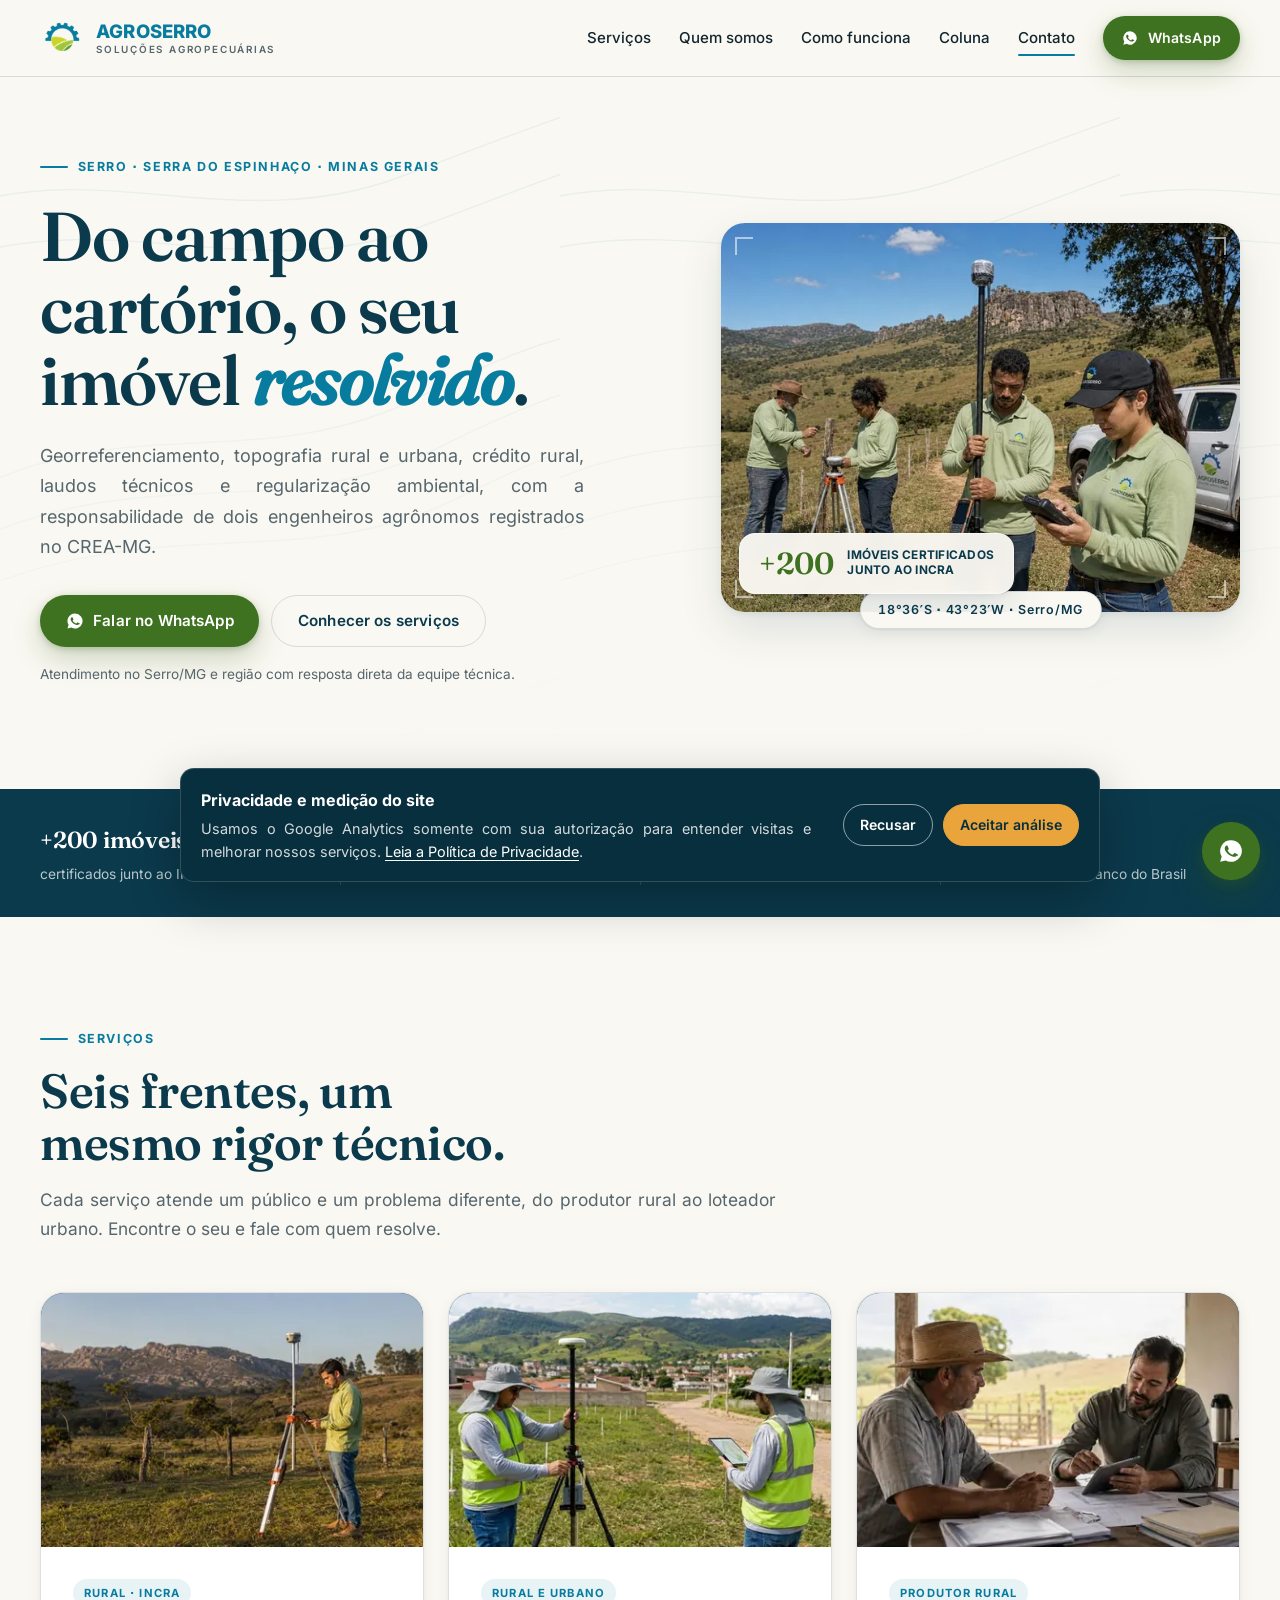
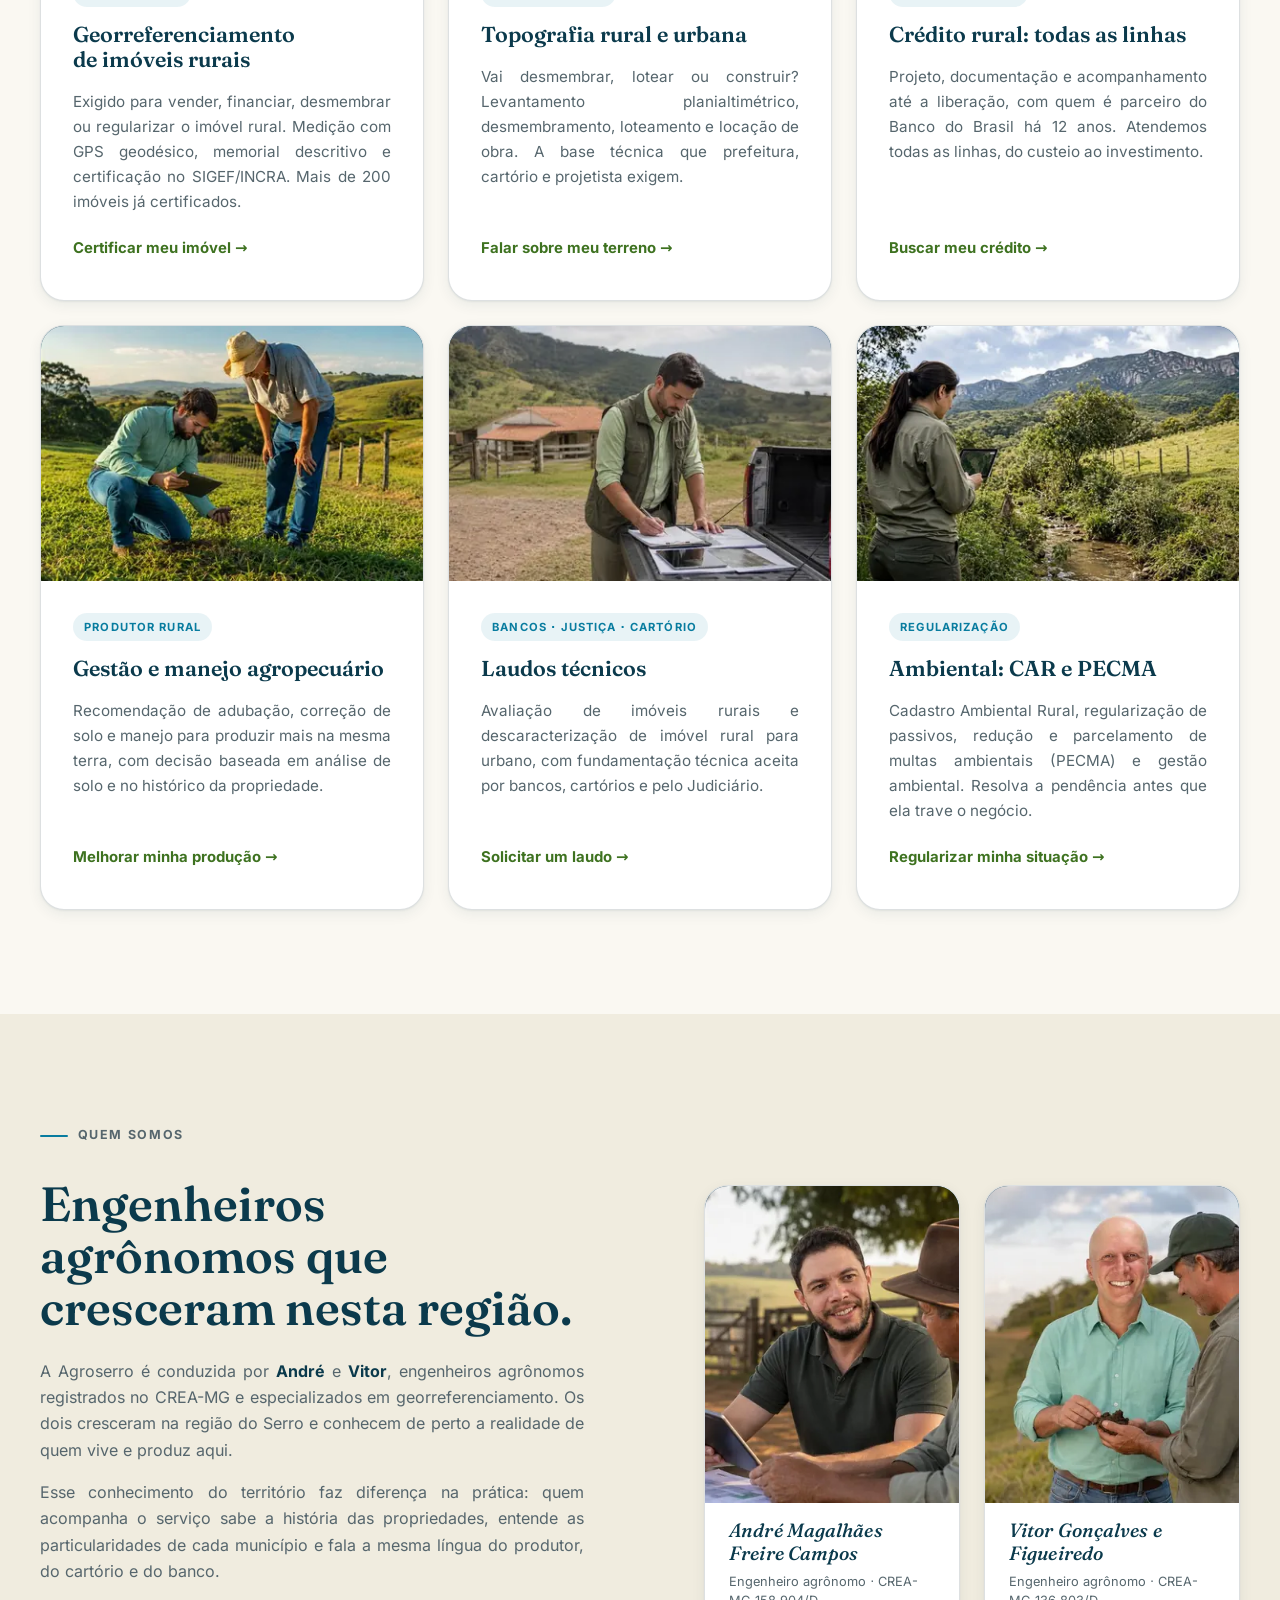
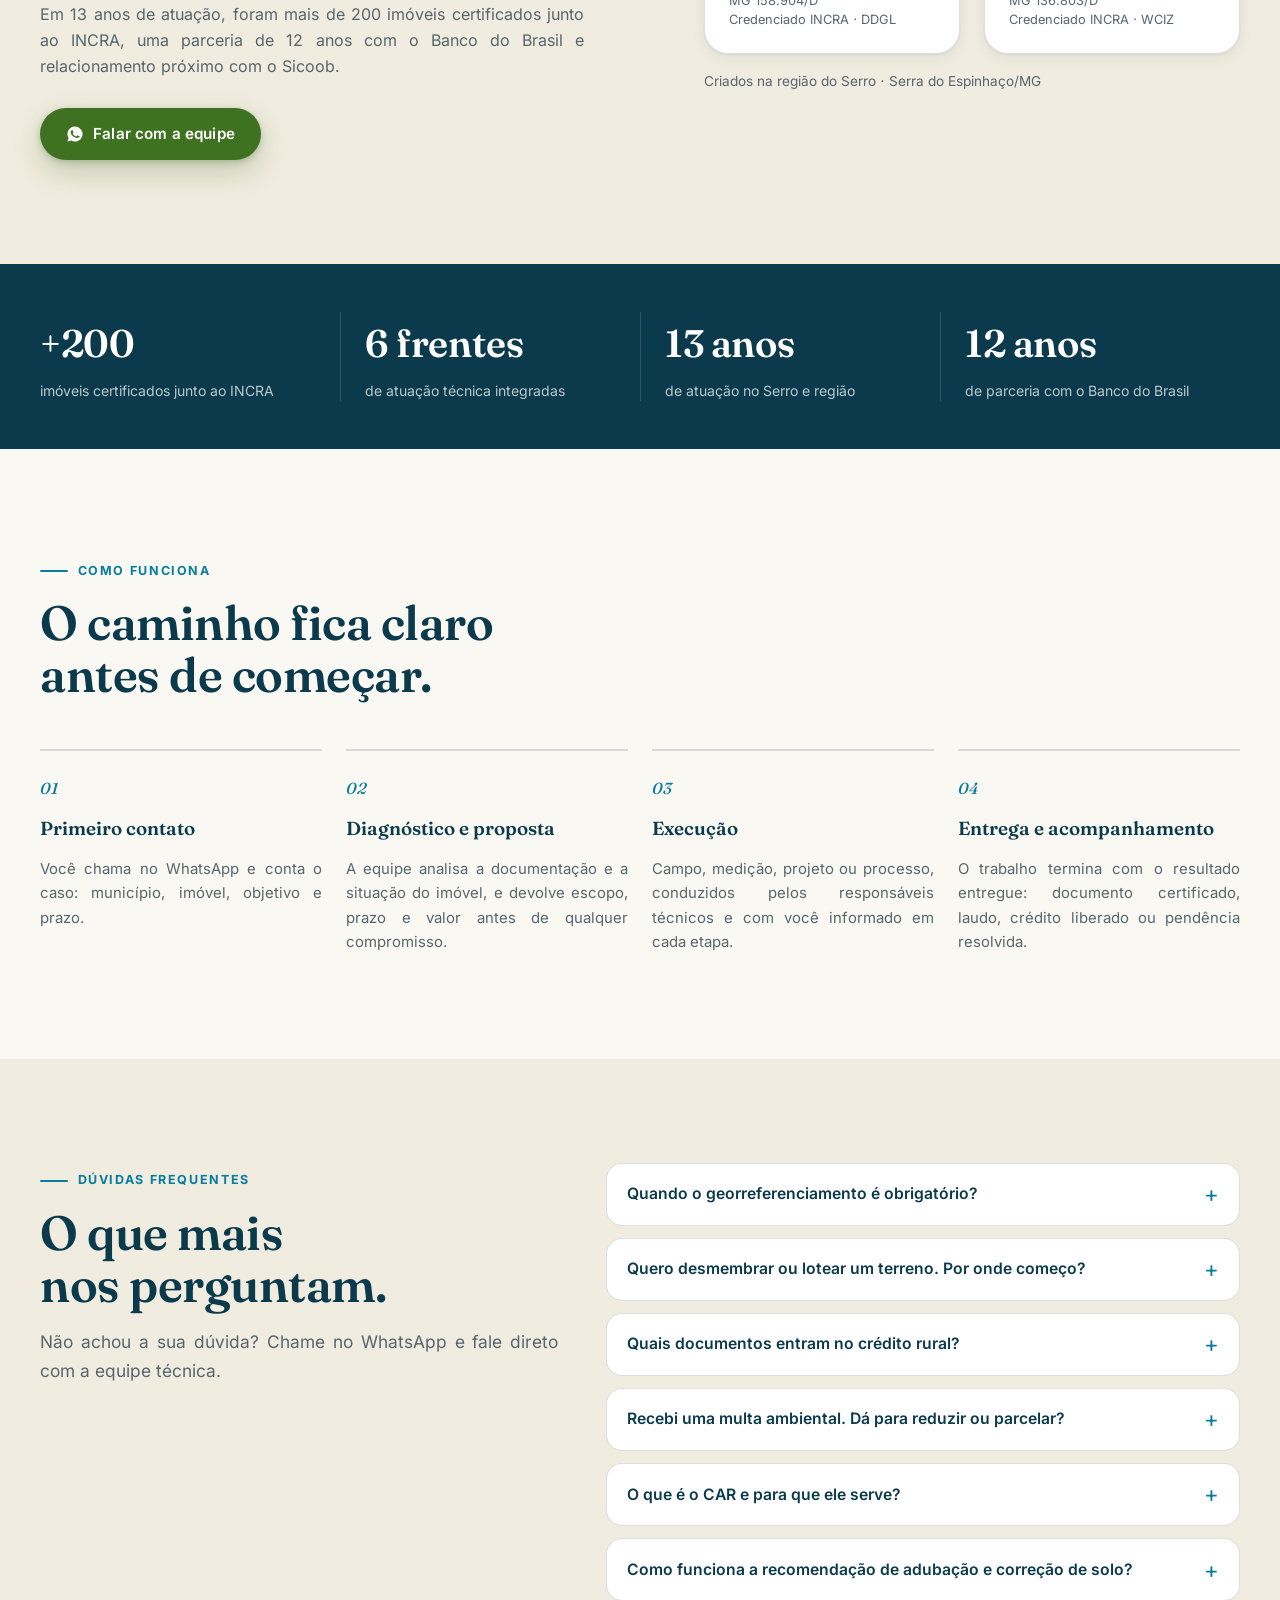
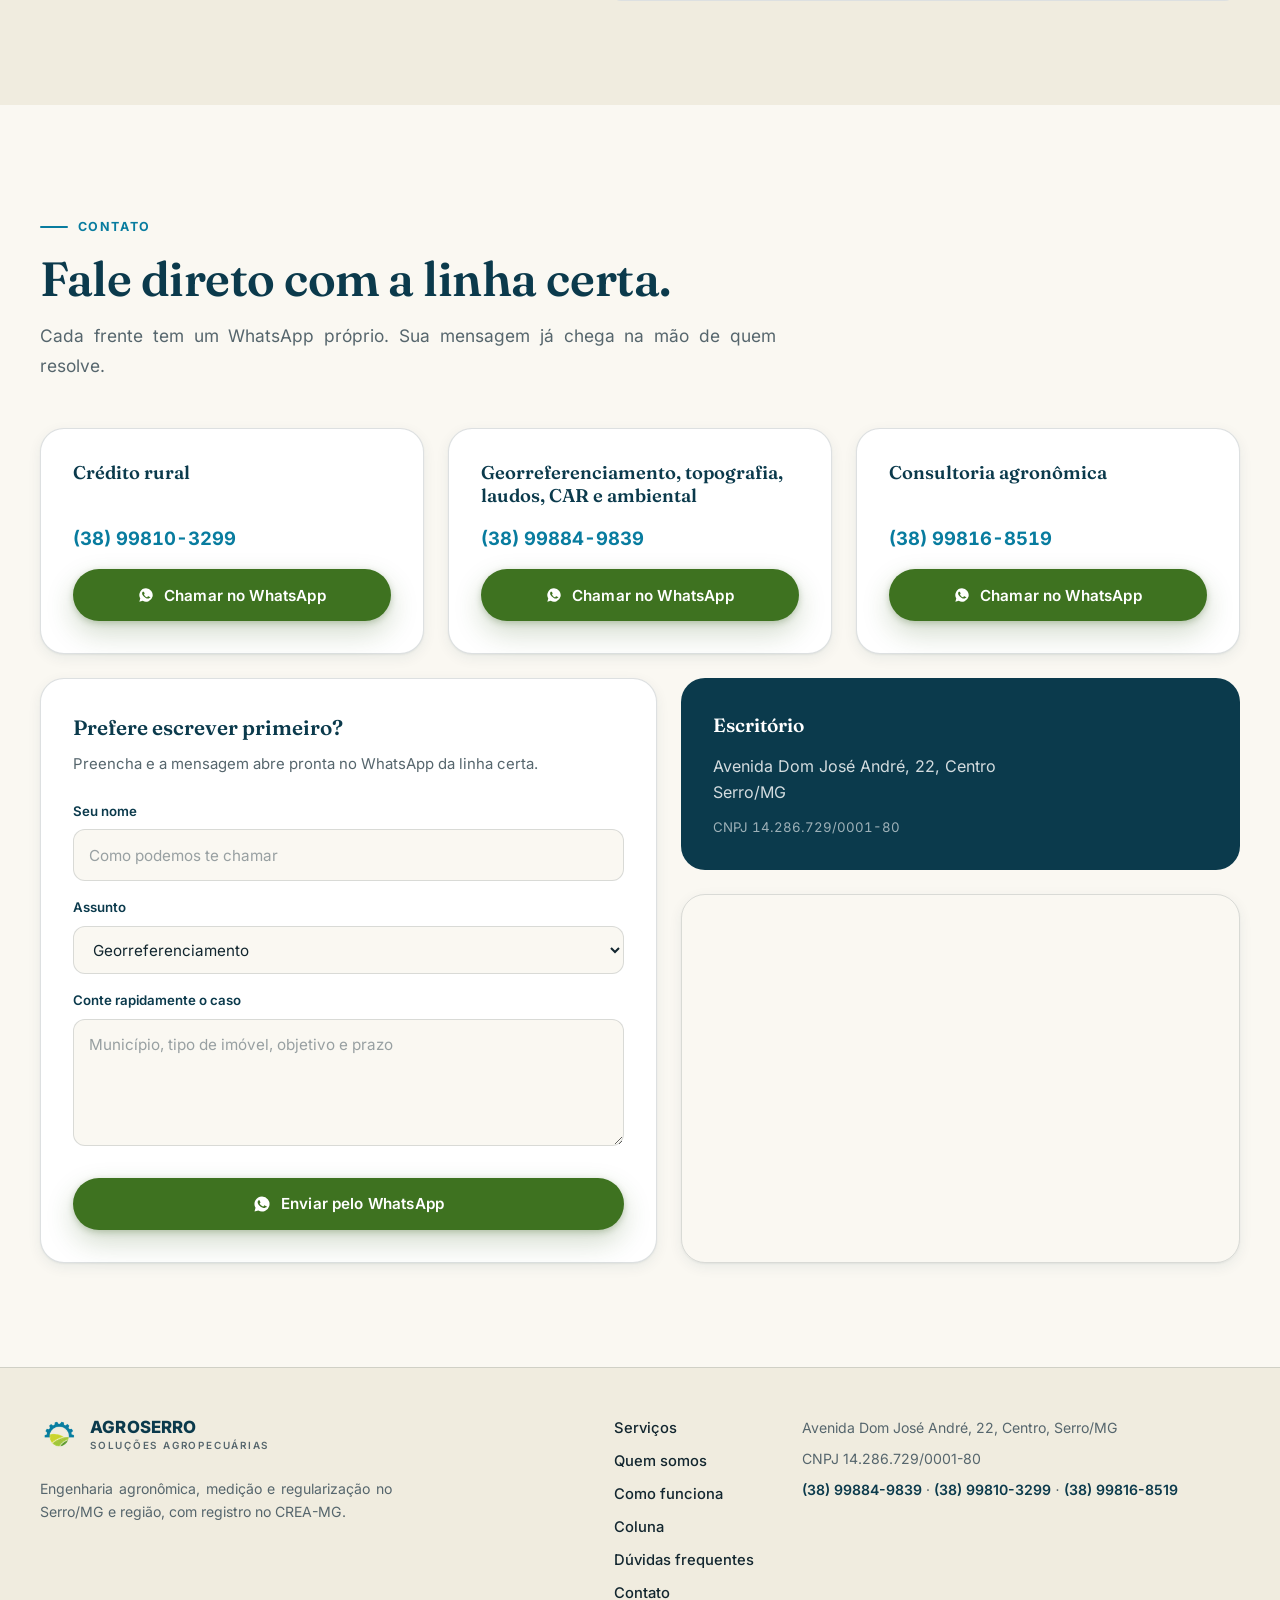
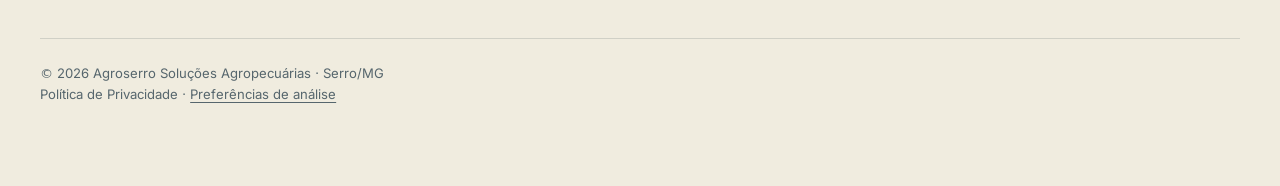
<file: index.html>
<!doctype html>
<html lang="pt-BR">
<head>
  <meta charset="utf-8">
  <meta name="viewport" content="width=device-width, initial-scale=1">
  <meta name="description" content="Agroserro Soluções Agropecuárias: georreferenciamento de imóveis rurais, topografia rural e urbana, crédito rural, laudos técnicos, gestão agropecuária e regularização ambiental (CAR, PECMA) no Serro/MG e região. Mais de 200 imóveis certificados no INCRA e 13 anos de atuação.">
  <meta name="author" content="Agroserro Soluções Agropecuárias">
  <meta name="robots" content="index, follow">
  <link rel="canonical" href="https://agroserro.com.br/">
  <meta name="theme-color" content="#0b3a4c">
  <meta property="og:type" content="website">
  <meta property="og:title" content="Agroserro | Georreferenciamento, Topografia, Crédito Rural e Ambiental em Serro/MG">
  <meta property="og:description" content="Do campo ao cartório: medição, regularização, crédito e laudos com responsabilidade técnica de engenheiros agrônomos CREA-MG. Mais de 200 imóveis certificados no INCRA e 13 anos de atuação.">
  <meta property="og:image" content="https://agroserro.com.br/assets/thumbnail-social.jpg">
  <meta property="og:image:secure_url" content="https://agroserro.com.br/assets/thumbnail-social.jpg">
  <meta property="og:image:type" content="image/jpeg">
  <meta property="og:image:width" content="1200">
  <meta property="og:image:height" content="630">
  <meta property="og:image:alt" content="Agroserro Soluções Agropecuárias, serviços técnicos no município de Serro, Minas Gerais">
  <meta property="og:url" content="https://agroserro.com.br/">
  <meta property="og:locale" content="pt_BR">
  <meta name="twitter:card" content="summary_large_image">
  <meta name="twitter:image" content="https://agroserro.com.br/assets/thumbnail-social.jpg">
  <title>Agroserro | Georreferenciamento, Topografia, Crédito Rural e Ambiental em Serro/MG</title>
  <link rel="icon" href="assets/optimized/simbolo-64.webp" type="image/webp">
  <link rel="preload" href="assets/fonts/inter-latin.woff2" as="font" type="font/woff2" crossorigin>
  <link rel="preload" href="assets/fonts/fraunces-latin-normal.woff2" as="font" type="font/woff2" crossorigin>
  <link rel="preload" href="assets/fonts/fraunces-latin-italic.woff2" as="font" type="font/woff2" crossorigin>
  <link rel="stylesheet" href="styles.css?v=26">
  <script type="application/ld+json">
  {
    "@context": "https://schema.org",
    "@type": "ProfessionalService",
    "name": "Agroserro Soluções Agropecuárias",
    "description": "Georreferenciamento de imóveis rurais, topografia rural e urbana, crédito rural, gestão e manejo agropecuário, laudos técnicos e regularização ambiental (CAR, PECMA) no Serro/MG e região.",
    "taxID": "14.286.729/0001-80",
    "telephone": "+55 38 99884-9839",
    "address": {
      "@type": "PostalAddress",
      "streetAddress": "Avenida Dom José André, 22, Centro",
      "addressLocality": "Serro",
      "addressRegion": "MG",
      "addressCountry": "BR"
    },
    "geo": { "@type": "GeoCoordinates", "latitude": -18.6053, "longitude": -43.3799 },
    "areaServed": "Serro e região, Minas Gerais",
    "employee": [
      {
        "@type": "Person",
        "name": "André Magalhães Freire Campos",
        "jobTitle": "Engenheiro agrônomo",
        "identifier": "CREA-MG 158.904/D"
      },
      {
        "@type": "Person",
        "name": "Vitor Gonçalves e Figueiredo",
        "jobTitle": "Engenheiro agrônomo",
        "identifier": "CREA-MG 136.803/D"
      }
    ],
    "knowsAbout": [
      "Georreferenciamento de imóveis rurais",
      "Certificação de imóveis no INCRA/SIGEF",
      "Topografia rural e urbana",
      "Desmembramento e loteamento",
      "Levantamento planialtimétrico",
      "Crédito rural",
      "Laudos técnicos e avaliação de imóveis rurais",
      "Descaracterização de imóvel rural para urbano",
      "Cadastro Ambiental Rural (CAR)",
      "Regularização ambiental e PECMA",
      "Recomendação de adubação e correção de solo"
    ]
  }
  </script>
</head>
<body>
  <a class="skip-link" href="#conteudo">Ir para o conteúdo</a>

  <header class="site-header" data-header>
    <nav class="nav container" aria-label="Navegação principal">
      <a class="brand" href="#inicio" aria-label="Agroserro, início">
        <img src="assets/optimized/simbolo-64.webp" alt="" width="44" height="44" decoding="async">
        <span class="brand-text">AGROSERRO<small>Soluções Agropecuárias</small></span>
      </a>
      <button class="menu-toggle" type="button" aria-label="Abrir menu" aria-expanded="false" aria-controls="menu-principal">
        <span></span><span></span><span></span>
      </button>
      <div class="nav-links" id="menu-principal" data-nav-links>
        <a href="#servicos">Serviços</a>
        <a href="#quem-somos">Quem somos</a>
        <a href="#processo">Como funciona</a>
        <a href="coluna.html">Coluna</a>
        <a href="#contato">Contato</a>
        <button class="btn btn-primary" type="button" data-whatsapp data-line="geo" data-message="Olá! Vim pelo site da Agroserro e quero um atendimento.">
          <svg width="16" height="16" viewBox="0 0 24 24" fill="currentColor" aria-hidden="true"><path d="M12 2a10 10 0 0 0-8.6 15.1L2 22l5.1-1.3A10 10 0 1 0 12 2Zm5.4 14.1c-.2.6-1.3 1.2-1.8 1.3-.5 0-1 .2-3.4-.7-2.9-1.1-4.7-4-4.9-4.2-.1-.2-1.1-1.5-1.1-2.9s.7-2 1-2.3c.2-.3.5-.3.7-.3h.5c.2 0 .4 0 .6.5l.9 2.1c0 .1.1.3 0 .5l-.3.5-.5.5c-.1.1-.3.3-.1.6.2.3.8 1.3 1.7 2.1 1.2 1.1 2.2 1.4 2.5 1.5.3.2.5.1.7-.1l1-1.2c.2-.3.4-.2.7-.1l2.2 1c.3.2.5.3.6.4 0 .2 0 .7-.2 1.3Z"/></svg>
          WhatsApp
        </button>
      </div>
    </nav>
  </header>

  <main id="conteudo">

    <!-- ============ HERO ============ -->
    <section class="hero" id="inicio" aria-labelledby="hero-title">
      <div class="hero-inner container">
        <div class="hero-copy">
          <p class="kicker">Serro · Serra do Espinhaço · Minas Gerais</p>
          <h1 id="hero-title">Do campo ao cartório, o seu imóvel <em>resolvido</em>.</h1>
          <p class="lead">Georreferenciamento, topografia rural e urbana, crédito rural, laudos técnicos e regularização ambiental, com a responsabilidade de dois engenheiros agrônomos registrados no CREA-MG.</p>
          <div class="hero-actions">
            <button class="btn btn-primary" type="button" data-whatsapp data-message="Olá! Vim pelo site da Agroserro e quero um atendimento.">
              <svg width="18" height="18" viewBox="0 0 24 24" fill="currentColor" aria-hidden="true"><path d="M12 2a10 10 0 0 0-8.6 15.1L2 22l5.1-1.3A10 10 0 1 0 12 2Zm5.4 14.1c-.2.6-1.3 1.2-1.8 1.3-.5 0-1 .2-3.4-.7-2.9-1.1-4.7-4-4.9-4.2-.1-.2-1.1-1.5-1.1-2.9s.7-2 1-2.3c.2-.3.5-.3.7-.3h.5c.2 0 .4 0 .6.5l.9 2.1c0 .1.1.3 0 .5l-.3.5-.5.5c-.1.1-.3.3-.1.6.2.3.8 1.3 1.7 2.1 1.2 1.1 2.2 1.4 2.5 1.5.3.2.5.1.7-.1l1-1.2c.2-.3.4-.2.7-.1l2.2 1c.3.2.5.3.6.4 0 .2 0 .7-.2 1.3Z"/></svg>
              Falar no WhatsApp
            </button>
            <a class="btn btn-ghost" href="#servicos">Conhecer os serviços</a>
          </div>
          <p class="hero-note">Atendimento no Serro/MG e região com resposta direta da equipe técnica.</p>
        </div>

        <figure class="hero-media">
          <div class="photo-frame">
            <i class="tick" aria-hidden="true"></i><i class="tick" aria-hidden="true"></i><i class="tick" aria-hidden="true"></i><i class="tick" aria-hidden="true"></i>
            <picture>
              <source type="image/webp" srcset="assets/optimized/equipe-campo-400.webp 400w, assets/optimized/equipe-campo-640.webp 640w, assets/optimized/equipe-campo-900.webp 900w" sizes="(max-width: 640px) calc(100vw - 40px), (max-width: 1024px) 45vw, 520px">
              <img src="assets/equipe-campo-900.jpg" srcset="assets/equipe-campo-900.jpg 900w, assets/equipe-campo-1600.jpg 1600w" sizes="(max-width: 640px) calc(100vw - 40px), (max-width: 1024px) 45vw, 520px" width="900" height="675" alt="Equipe da Agroserro em campo com GPS geodésico, na Serra do Espinhaço" decoding="async" fetchpriority="high">
            </picture>
            <div class="hero-badge">
              <strong>+200</strong>
              <span>imóveis certificados<br>junto ao INCRA</span>
            </div>
          </div>
          <figcaption class="coord-tag">18°36′S&nbsp;·&nbsp;43°23′W&nbsp;·&nbsp;Serro/MG</figcaption>
        </figure>
      </div>
    </section>

    <!-- ============ CREDENCIAIS ============ -->
    <section class="cred-bar" aria-label="Credenciais da Agroserro">
      <div class="cred-grid container">
        <div class="reveal"><strong>+200 imóveis</strong><span>certificados junto ao INCRA</span></div>
        <div class="reveal"><strong>CREA-MG</strong><span>responsabilidade técnica registrada</span></div>
        <div class="reveal"><strong>13 anos</strong><span>de atuação no mercado</span></div>
        <div class="reveal"><strong>12 anos</strong><span>de parceria com o Banco do Brasil</span></div>
      </div>
    </section>

    <!-- ============ SERVIÇOS ============ -->
    <section class="section" id="servicos" aria-labelledby="servicos-title">
      <div class="container">
        <div class="section-head reveal">
          <p class="kicker">Serviços</p>
          <h2 id="servicos-title">Seis frentes, um mesmo rigor técnico.</h2>
          <p class="lead">Cada serviço atende um público e um problema diferente, do produtor rural ao loteador urbano. Encontre o seu e fale com quem resolve.</p>
        </div>

        <div class="service-grid">
          <article class="service-card reveal">
            <div class="service-media">
              <picture>
                <source type="image/webp" srcset="assets/optimized/servico-georreferenciamento-400.webp 400w, assets/optimized/servico-georreferenciamento-760.webp 760w" sizes="(max-width: 640px) calc(100vw - 40px), (max-width: 1024px) calc((100vw - 40px - 24px) / 2), 400px">
                <img src="assets/servico-georreferenciamento-760.jpg" srcset="assets/servico-georreferenciamento-760.jpg 760w, assets/servico-georreferenciamento-1140.jpg 1140w" sizes="(max-width: 640px) calc(100vw - 40px), (max-width: 1024px) calc((100vw - 40px - 24px) / 2), 400px" width="760" height="506" alt="Técnico com GPS geodésico medindo divisa de imóvel rural na Serra do Espinhaço" loading="lazy" decoding="async">
              </picture>
            </div>
            <div class="service-body">
              <span class="service-tag">Rural · INCRA</span>
              <h3>Georreferenciamento de imóveis rurais</h3>
              <p>Exigido para vender, financiar, desmembrar ou regularizar o imóvel rural. Medição com GPS geodésico, memorial descritivo e certificação no SIGEF/INCRA. Mais de 200 imóveis já certificados.</p>
              <button class="link-cta" type="button" data-whatsapp data-line="geo" data-message="Olá! Quero informações sobre georreferenciamento de imóvel rural.">Certificar meu imóvel →</button>
            </div>
          </article>

          <article class="service-card reveal">
            <div class="service-media">
              <picture>
                <source type="image/webp" srcset="assets/optimized/servico-topografia-400.webp 400w, assets/optimized/servico-topografia-760.webp 760w" sizes="(max-width: 640px) calc(100vw - 40px), (max-width: 1024px) calc((100vw - 40px - 24px) / 2), 400px">
                <img src="assets/servico-topografia-760.jpg" srcset="assets/servico-topografia-760.jpg 760w, assets/servico-topografia-1140.jpg 1140w" sizes="(max-width: 640px) calc(100vw - 40px), (max-width: 1024px) calc((100vw - 40px - 24px) / 2), 400px" width="760" height="506" alt="Equipe técnica realizando levantamento topográfico em área de loteamento urbano" loading="lazy" decoding="async">
              </picture>
            </div>
            <div class="service-body">
              <span class="service-tag">Rural e urbano</span>
              <h3>Topografia rural e urbana</h3>
              <p>Vai desmembrar, lotear ou construir? Levantamento planialtimétrico, desmembramento, loteamento e locação de obra. A base técnica que prefeitura, cartório e projetista exigem.</p>
              <button class="link-cta" type="button" data-whatsapp data-line="geo" data-message="Olá! Preciso de um serviço de topografia (desmembramento, loteamento ou levantamento).">Falar sobre meu terreno →</button>
            </div>
          </article>

          <article class="service-card reveal">
            <div class="service-media">
              <picture>
                <source type="image/webp" srcset="assets/optimized/servico-credito-400.webp 400w, assets/optimized/servico-credito-760.webp 760w" sizes="(max-width: 640px) calc(100vw - 40px), (max-width: 1024px) calc((100vw - 40px - 24px) / 2), 400px">
                <img src="assets/servico-credito-760.jpg" srcset="assets/servico-credito-760.jpg 760w, assets/servico-credito-1140.jpg 1140w" sizes="(max-width: 640px) calc(100vw - 40px), (max-width: 1024px) calc((100vw - 40px - 24px) / 2), 400px" width="760" height="506" alt="Consultor da Agroserro apresentando projeto de crédito rural ao produtor" loading="lazy" decoding="async">
              </picture>
            </div>
            <div class="service-body">
              <span class="service-tag">Produtor rural</span>
              <h3>Crédito rural: todas as linhas</h3>
              <p>Projeto, documentação e acompanhamento até a liberação, com quem é parceiro do Banco do Brasil há 12 anos. Atendemos todas as linhas, do custeio ao investimento.</p>
              <button class="link-cta" type="button" data-whatsapp data-line="credito" data-message="Olá! Quero informações sobre crédito rural.">Buscar meu crédito →</button>
            </div>
          </article>

          <article class="service-card reveal">
            <div class="service-media">
              <picture>
                <source type="image/webp" srcset="assets/optimized/servico-consultoria-400.webp 400w, assets/optimized/servico-consultoria-760.webp 760w" sizes="(max-width: 640px) calc(100vw - 40px), (max-width: 1024px) calc((100vw - 40px - 24px) / 2), 400px">
                <img src="assets/servico-consultoria-760.jpg" srcset="assets/servico-consultoria-760.jpg 760w, assets/servico-consultoria-1140.jpg 1140w" sizes="(max-width: 640px) calc(100vw - 40px), (max-width: 1024px) calc((100vw - 40px - 24px) / 2), 400px" width="760" height="506" alt="Engenheiro agrônomo avaliando amostra de solo em pastagem com o produtor" loading="lazy" decoding="async">
              </picture>
            </div>
            <div class="service-body">
              <span class="service-tag">Produtor rural</span>
              <h3>Gestão e manejo agropecuário</h3>
              <p>Recomendação de adubação, correção de solo e manejo para produzir mais na mesma terra, com decisão baseada em análise de solo e no histórico da propriedade.</p>
              <button class="link-cta" type="button" data-whatsapp data-line="agro" data-message="Olá! Quero consultoria em gestão e manejo agropecuário (solo, adubação, pastagem).">Melhorar minha produção →</button>
            </div>
          </article>

          <article class="service-card reveal">
            <div class="service-media">
              <picture>
                <source type="image/webp" srcset="assets/optimized/servico-laudos-400.webp 400w, assets/optimized/servico-laudos-760.webp 760w" sizes="(max-width: 640px) calc(100vw - 40px), (max-width: 1024px) calc((100vw - 40px - 24px) / 2), 400px">
                <img src="assets/servico-laudos-760.jpg" srcset="assets/servico-laudos-760.jpg 760w, assets/servico-laudos-1140.jpg 1140w" sizes="(max-width: 640px) calc(100vw - 40px), (max-width: 1024px) calc((100vw - 40px - 24px) / 2), 400px" width="760" height="506" alt="Técnico elaborando laudo de avaliação de imóvel rural no local" loading="lazy" decoding="async">
              </picture>
            </div>
            <div class="service-body">
              <span class="service-tag">Bancos · Justiça · Cartório</span>
              <h3>Laudos técnicos</h3>
              <p>Avaliação de imóveis rurais e descaracterização de imóvel rural para urbano, com fundamentação técnica aceita por bancos, cartórios e pelo Judiciário.</p>
              <button class="link-cta" type="button" data-whatsapp data-line="geo" data-message="Olá! Preciso de um laudo técnico (avaliação de imóvel ou descaracterização).">Solicitar um laudo →</button>
            </div>
          </article>

          <article class="service-card reveal">
            <div class="service-media">
              <picture>
                <source type="image/webp" srcset="assets/optimized/servico-ambiental-400.webp 400w, assets/optimized/servico-ambiental-760.webp 760w" sizes="(max-width: 640px) calc(100vw - 40px), (max-width: 1024px) calc((100vw - 40px - 24px) / 2), 400px">
                <img src="assets/servico-ambiental-760.jpg" srcset="assets/servico-ambiental-760.jpg 760w, assets/servico-ambiental-1140.jpg 1140w" sizes="(max-width: 640px) calc(100vw - 40px), (max-width: 1024px) calc((100vw - 40px - 24px) / 2), 400px" width="760" height="506" alt="Técnica avaliando área de preservação e nascente com tablet para regularização ambiental" loading="lazy" decoding="async">
              </picture>
            </div>
            <div class="service-body">
              <span class="service-tag">Regularização</span>
              <h3>Ambiental: CAR e PECMA</h3>
              <p>Cadastro Ambiental Rural, regularização de passivos, redução e parcelamento de multas ambientais (PECMA) e gestão ambiental. Resolva a pendência antes que ela trave o negócio.</p>
              <button class="link-cta" type="button" data-whatsapp data-line="geo" data-message="Olá! Preciso regularizar uma questão ambiental (CAR, multa ou passivo).">Regularizar minha situação →</button>
            </div>
          </article>
        </div>
      </div>
    </section>

    <!-- ============ QUEM SOMOS ============ -->
    <section class="section section-alt" id="quem-somos" aria-labelledby="quem-title">
      <div class="container about-grid">
        <div class="about-copy reveal">
          <p class="kicker">Quem somos</p>
          <h2 id="quem-title">Engenheiros agrônomos que cresceram nesta região.</h2>
          <p>A Agroserro é conduzida por <strong>André</strong> e <strong>Vitor</strong>, engenheiros agrônomos registrados no CREA-MG e especializados em georreferenciamento. Os dois cresceram na região do Serro e conhecem de perto a realidade de quem vive e produz aqui.</p>
          <p>Esse conhecimento do território faz diferença na prática: quem acompanha o serviço sabe a história das propriedades, entende as particularidades de cada município e fala a mesma língua do produtor, do cartório e do banco.</p>
          <p>Em 13 anos de atuação, foram mais de 200 imóveis certificados junto ao INCRA, uma parceria de 12 anos com o Banco do Brasil e relacionamento próximo com o Sicoob.</p>
          <button class="btn btn-primary" type="button" data-whatsapp data-message="Olá! Vim pelo site da Agroserro e quero conversar com a equipe técnica.">
            <svg width="18" height="18" viewBox="0 0 24 24" fill="currentColor" aria-hidden="true"><path d="M12 2a10 10 0 0 0-8.6 15.1L2 22l5.1-1.3A10 10 0 1 0 12 2Zm5.4 14.1c-.2.6-1.3 1.2-1.8 1.3-.5 0-1 .2-3.4-.7-2.9-1.1-4.7-4-4.9-4.2-.1-.2-1.1-1.5-1.1-2.9s.7-2 1-2.3c.2-.3.5-.3.7-.3h.5c.2 0 .4 0 .6.5l.9 2.1c0 .1.1.3 0 .5l-.3.5-.5.5c-.1.1-.3.3-.1.6.2.3.8 1.3 1.7 2.1 1.2 1.1 2.2 1.4 2.5 1.5.3.2.5.1.7-.1l1-1.2c.2-.3.4-.2.7-.1l2.2 1c.3.2.5.3.6.4 0 .2 0 .7-.2 1.3Z"/></svg>
            Falar com a equipe
          </button>
        </div>
        <div class="partners-wrap reveal" aria-label="Responsáveis técnicos">
          <div class="partners-grid">
            <article class="partner-card">
              <div class="partner-photo">
                <picture>
                  <source type="image/webp" srcset="assets/optimized/perfil-andre-320.webp 320w" sizes="(max-width: 640px) 45vw, (max-width: 1024px) 220px, 200px">
                  <img src="assets/perfil-andre-560.jpg" srcset="assets/perfil-andre-560.jpg 560w, assets/perfil-andre-840.jpg 840w" sizes="(max-width: 640px) 45vw, (max-width: 1024px) 220px, 200px" width="560" height="700" alt="André Magalhães Freire Campos, engenheiro agrônomo da Agroserro" loading="lazy" decoding="async">
                </picture>
              </div>
              <div class="partner-info">
                <strong>André Magalhães Freire Campos</strong>
                <span>Engenheiro agrônomo · CREA-MG 158.904/D</span>
                <span>Credenciado INCRA · DDGL</span>
              </div>
            </article>
            <article class="partner-card">
              <div class="partner-photo">
                <picture>
                  <source type="image/webp" srcset="assets/optimized/perfil-vitor-320.webp 320w" sizes="(max-width: 640px) 45vw, (max-width: 1024px) 220px, 200px">
                  <img src="assets/perfil-vitor-560.jpg" srcset="assets/perfil-vitor-560.jpg 560w, assets/perfil-vitor-840.jpg 840w" sizes="(max-width: 640px) 45vw, (max-width: 1024px) 220px, 200px" width="560" height="700" alt="Vitor Gonçalves e Figueiredo, engenheiro agrônomo da Agroserro" loading="lazy" decoding="async">
                </picture>
              </div>
              <div class="partner-info">
                <strong>Vitor Gonçalves e Figueiredo</strong>
                <span>Engenheiro agrônomo · CREA-MG 136.803/D</span>
                <span>Credenciado INCRA · WCIZ</span>
              </div>
            </article>
          </div>
          <p class="partners-root">Criados na região do Serro · Serra do Espinhaço/MG</p>
        </div>
      </div>
    </section>

    <!-- ============ NÚMEROS ============ -->
    <section class="stats-band" aria-label="Resultados da Agroserro">
      <div class="container stats-grid">
        <div class="reveal"><strong>+200</strong><span>imóveis certificados junto ao INCRA</span></div>
        <div class="reveal"><strong>6 frentes</strong><span>de atuação técnica integradas</span></div>
        <div class="reveal"><strong>13 anos</strong><span>de atuação no Serro e região</span></div>
        <div class="reveal"><strong>12 anos</strong><span>de parceria com o Banco do Brasil</span></div>
      </div>
    </section>

    <!-- ============ COMO FUNCIONA ============ -->
    <section class="section" id="processo" aria-labelledby="processo-title">
      <div class="container">
        <div class="section-head reveal">
          <p class="kicker">Como funciona</p>
          <h2 id="processo-title">O caminho fica claro antes de começar.</h2>
        </div>
        <ol class="process-grid">
          <li class="step reveal"><span>01</span><h3>Primeiro contato</h3><p>Você chama no WhatsApp e conta o caso: município, imóvel, objetivo e prazo.</p></li>
          <li class="step reveal"><span>02</span><h3>Diagnóstico e proposta</h3><p>A equipe analisa a documentação e a situação do imóvel, e devolve escopo, prazo e valor antes de qualquer compromisso.</p></li>
          <li class="step reveal"><span>03</span><h3>Execução</h3><p>Campo, medição, projeto ou processo, conduzidos pelos responsáveis técnicos e com você informado em cada etapa.</p></li>
          <li class="step reveal"><span>04</span><h3>Entrega e acompanhamento</h3><p>O trabalho termina com o resultado entregue: documento certificado, laudo, crédito liberado ou pendência resolvida.</p></li>
        </ol>
      </div>
    </section>

    <!-- ============ FAQ ============ -->
    <section class="section section-alt" id="faq" aria-labelledby="faq-title">
      <div class="container faq-grid">
        <div class="section-head reveal">
          <p class="kicker">Dúvidas frequentes</p>
          <h2 id="faq-title">O que mais nos perguntam.</h2>
          <p class="lead">Não achou a sua dúvida? Chame no WhatsApp e fale direto com a equipe técnica.</p>
        </div>
        <div class="faq-list reveal">
          <details>
            <summary>Quando o georreferenciamento é obrigatório?</summary>
            <p>O georreferenciamento certificado pelo INCRA é exigido em qualquer ato que altere a matrícula do imóvel rural no cartório: compra e venda, doação, partilha em inventário ou divórcio, desmembramento, remembramento, retificação de área e oferta do imóvel em garantia de financiamento. O cronograma legal já alcança imóveis rurais de todos os tamanhos.</p>
            <p>O trabalho envolve a medição das divisas com GPS geodésico, a elaboração de planta e memorial descritivo assinados por responsável técnico e a certificação no SIGEF, o sistema oficial do INCRA. Para iniciar, precisamos da matrícula do imóvel, do CCIR e dos documentos pessoais do proprietário. A partir daí, verificamos a situação cadastral e informamos prazo e custo antes de qualquer compromisso.</p>
          </details>
          <details>
            <summary>Quero desmembrar ou lotear um terreno. Por onde começo?</summary>
            <p>Todo processo começa pela análise documental. Antes de qualquer medição, é preciso avaliar a matrícula atualizada do imóvel, a situação cadastral na prefeitura ou no INCRA, a existência de restrições urbanísticas e ambientais e as regras do plano diretor do município. É essa análise que define o que é possível fazer e qual o caminho correto.</p>
            <p>Definido o caminho, o desmembramento e o loteamento seguem exigências diferentes de aprovação na prefeitura e de registro no cartório. Só então entra o levantamento topográfico, com a elaboração das plantas, dos memoriais descritivos e das demais peças técnicas do processo. Conduzimos todas as etapas, da análise inicial ao registro.</p>
          </details>
          <details>
            <summary>Quais documentos entram no crédito rural?</summary>
            <p>Os principais são: documentos pessoais (RG, CPF, comprovante de estado civil e de endereço), documentos do imóvel (matrícula, contrato de arrendamento ou declaração de posse, conforme o caso), CCIR, comprovante de quitação do ITR, CAR e Cartão de Produtor Rural. Dependendo da linha e da finalidade, entram também orçamentos, propostas comerciais, notas fiscais e o projeto técnico da atividade.</p>
            <p>A Agroserro confere a documentação, elabora o projeto técnico e acompanha o processo junto ao banco até a liberação. Documentação completa e projeto bem fundamentado reduzem o tempo de análise e evitam a devolução do processo por pendência simples.</p>
          </details>
          <details>
            <summary>Recebi uma multa ambiental. Dá para reduzir ou parcelar?</summary>
            <p>Em muitos casos, sim. O auto de infração ambiental pode ser objeto de defesa administrativa, e Minas Gerais mantém programas de parcelamento e de conversão de multas, como o PECMA, que permitem reduzir o valor devido ou convertê-lo em serviços de melhoria ambiental na própria região.</p>
            <p>Os prazos de defesa e de adesão são curtos e contam a partir da notificação, por isso é importante analisar o auto o quanto antes. Avaliamos a natureza da infração, a regularidade do CAR e o histórico do imóvel para indicar o caminho com melhor resultado: defesa, adesão a programa ou regularização do passivo que deu origem à autuação.</p>
          </details>
          <details>
            <summary>O que é o CAR e para que ele serve?</summary>
            <p>O Cadastro Ambiental Rural é o registro eletrônico obrigatório de todos os imóveis rurais do país, previsto no Código Florestal. Ele reúne as informações ambientais da propriedade: áreas de preservação permanente, reserva legal, remanescentes de vegetação e áreas de uso consolidado.</p>
            <p>Sem o CAR regular, o produtor não acessa crédito rural, não obtém licenças e autorizações ambientais e não avança em processos de regularização. Além da inscrição, fazemos a retificação de cadastros preenchidos com erro e acompanhamos a análise e a validação junto aos órgãos ambientais.</p>
          </details>
          <details>
            <summary>Como funciona a recomendação de adubação e correção de solo?</summary>
            <p>O trabalho começa pela coleta de amostras de solo feita de forma correta, separada por gleba e por profundidade, seguida da análise em laboratório. Com o resultado em mãos, interpretamos os índices de fertilidade e definimos a recomendação de calagem, gessagem e adubação de acordo com a cultura, a produtividade esperada e o histórico da área.</p>
            <p>A recomendação leva em conta o custo dos insumos e a realidade de cada propriedade, para que o investimento retorne em produção. Quando o produtor deseja, acompanhamos as aplicações e reavaliamos o solo nas safras seguintes para ajustar o manejo.</p>
          </details>
        </div>
      </div>
    </section>

    <!-- ============ CONTATO ============ -->
    <section class="section" id="contato" aria-labelledby="contato-title">
      <div class="container">
        <div class="section-head reveal">
          <p class="kicker">Contato</p>
          <h2 id="contato-title">Fale direto com a linha certa.</h2>
          <p class="lead">Cada frente tem um WhatsApp próprio. Sua mensagem já chega na mão de quem resolve.</p>
        </div>

        <div class="contact-lines">
          <article class="contact-card reveal">
            <h3>Crédito rural</h3>
            <a class="phone" href="tel:+5538998103299">(38) 99810-3299</a>
            <button class="btn btn-primary" type="button" data-whatsapp data-line="credito" data-message="Olá! Quero informações sobre crédito rural.">
              <svg width="16" height="16" viewBox="0 0 24 24" fill="currentColor" aria-hidden="true"><path d="M12 2a10 10 0 0 0-8.6 15.1L2 22l5.1-1.3A10 10 0 1 0 12 2Zm5.4 14.1c-.2.6-1.3 1.2-1.8 1.3-.5 0-1 .2-3.4-.7-2.9-1.1-4.7-4-4.9-4.2-.1-.2-1.1-1.5-1.1-2.9s.7-2 1-2.3c.2-.3.5-.3.7-.3h.5c.2 0 .4 0 .6.5l.9 2.1c0 .1.1.3 0 .5l-.3.5-.5.5c-.1.1-.3.3-.1.6.2.3.8 1.3 1.7 2.1 1.2 1.1 2.2 1.4 2.5 1.5.3.2.5.1.7-.1l1-1.2c.2-.3.4-.2.7-.1l2.2 1c.3.2.5.3.6.4 0 .2 0 .7-.2 1.3Z"/></svg>
              Chamar no WhatsApp
            </button>
          </article>
          <article class="contact-card reveal">
            <h3>Georreferenciamento, topografia, laudos, CAR e ambiental</h3>
            <a class="phone" href="tel:+5538998849839">(38) 99884-9839</a>
            <button class="btn btn-primary" type="button" data-whatsapp data-line="geo" data-message="Olá! Quero informações sobre georreferenciamento, topografia ou regularização.">
              <svg width="16" height="16" viewBox="0 0 24 24" fill="currentColor" aria-hidden="true"><path d="M12 2a10 10 0 0 0-8.6 15.1L2 22l5.1-1.3A10 10 0 1 0 12 2Zm5.4 14.1c-.2.6-1.3 1.2-1.8 1.3-.5 0-1 .2-3.4-.7-2.9-1.1-4.7-4-4.9-4.2-.1-.2-1.1-1.5-1.1-2.9s.7-2 1-2.3c.2-.3.5-.3.7-.3h.5c.2 0 .4 0 .6.5l.9 2.1c0 .1.1.3 0 .5l-.3.5-.5.5c-.1.1-.3.3-.1.6.2.3.8 1.3 1.7 2.1 1.2 1.1 2.2 1.4 2.5 1.5.3.2.5.1.7-.1l1-1.2c.2-.3.4-.2.7-.1l2.2 1c.3.2.5.3.6.4 0 .2 0 .7-.2 1.3Z"/></svg>
              Chamar no WhatsApp
            </button>
          </article>
          <article class="contact-card reveal">
            <h3>Consultoria agronômica</h3>
            <a class="phone" href="tel:+5538998168519">(38) 99816-8519</a>
            <button class="btn btn-primary" type="button" data-whatsapp data-line="agro" data-message="Olá! Quero consultoria agronômica (solo, adubação, manejo).">
              <svg width="16" height="16" viewBox="0 0 24 24" fill="currentColor" aria-hidden="true"><path d="M12 2a10 10 0 0 0-8.6 15.1L2 22l5.1-1.3A10 10 0 1 0 12 2Zm5.4 14.1c-.2.6-1.3 1.2-1.8 1.3-.5 0-1 .2-3.4-.7-2.9-1.1-4.7-4-4.9-4.2-.1-.2-1.1-1.5-1.1-2.9s.7-2 1-2.3c.2-.3.5-.3.7-.3h.5c.2 0 .4 0 .6.5l.9 2.1c0 .1.1.3 0 .5l-.3.5-.5.5c-.1.1-.3.3-.1.6.2.3.8 1.3 1.7 2.1 1.2 1.1 2.2 1.4 2.5 1.5.3.2.5.1.7-.1l1-1.2c.2-.3.4-.2.7-.1l2.2 1c.3.2.5.3.6.4 0 .2 0 .7-.2 1.3Z"/></svg>
              Chamar no WhatsApp
            </button>
          </article>
        </div>

        <div class="contact-bottom">
          <form class="contact-form reveal" data-contact-form aria-label="Formulário de contato">
            <h3>Prefere escrever primeiro?</h3>
            <p>Preencha e a mensagem abre pronta no WhatsApp da linha certa.</p>
            <div class="form-field">
              <label for="form-nome">Seu nome</label>
              <input id="form-nome" name="nome" type="text" autocomplete="name" placeholder="Como podemos te chamar">
            </div>
            <div class="form-field">
              <label for="form-assunto">Assunto</label>
              <select id="form-assunto" name="assunto" required>
                <option data-line="geo">Georreferenciamento</option>
                <option data-line="geo">Topografia / desmembramento / loteamento</option>
                <option data-line="credito">Crédito rural</option>
                <option data-line="agro">Gestão e manejo agropecuário</option>
                <option data-line="geo">Laudo técnico / avaliação</option>
                <option data-line="geo">Ambiental (CAR, multa, PECMA)</option>
              </select>
            </div>
            <div class="form-field">
              <label for="form-mensagem">Conte rapidamente o caso</label>
              <textarea id="form-mensagem" name="mensagem" rows="4" placeholder="Município, tipo de imóvel, objetivo e prazo"></textarea>
            </div>
            <button class="btn btn-primary" type="submit">
              <svg width="18" height="18" viewBox="0 0 24 24" fill="currentColor" aria-hidden="true"><path d="M12 2a10 10 0 0 0-8.6 15.1L2 22l5.1-1.3A10 10 0 1 0 12 2Zm5.4 14.1c-.2.6-1.3 1.2-1.8 1.3-.5 0-1 .2-3.4-.7-2.9-1.1-4.7-4-4.9-4.2-.1-.2-1.1-1.5-1.1-2.9s.7-2 1-2.3c.2-.3.5-.3.7-.3h.5c.2 0 .4 0 .6.5l.9 2.1c0 .1.1.3 0 .5l-.3.5-.5.5c-.1.1-.3.3-.1.6.2.3.8 1.3 1.7 2.1 1.2 1.1 2.2 1.4 2.5 1.5.3.2.5.1.7-.1l1-1.2c.2-.3.4-.2.7-.1l2.2 1c.3.2.5.3.6.4 0 .2 0 .7-.2 1.3Z"/></svg>
              Enviar pelo WhatsApp
            </button>
          </form>

          <div class="contact-info reveal">
            <div class="info-block">
              <h3>Escritório</h3>
              <p>Avenida Dom José André, 22, Centro<br>Serro/MG</p>
              <p class="cnpj">CNPJ 14.286.729/0001-80</p>
            </div>
            <div class="map-frame">
              <iframe title="Mapa do escritório da Agroserro no Serro/MG" src="https://www.google.com/maps?q=Avenida+Dom+Jos%C3%A9+Andr%C3%A9,+22,+Centro,+Serro,+MG&output=embed" loading="lazy" referrerpolicy="no-referrer-when-downgrade" allowfullscreen></iframe>
            </div>
          </div>
        </div>
      </div>
    </section>
  </main>

  <footer class="footer">
    <div class="container footer-grid">
      <div class="footer-brand">
        <a class="brand" href="#inicio" aria-label="Agroserro, início">
          <img src="assets/optimized/simbolo-64.webp" alt="" width="38" height="38" decoding="async">
          <span class="brand-text">AGROSERRO<small>Soluções Agropecuárias</small></span>
        </a>
        <p>Engenharia agronômica, medição e regularização no Serro/MG e região, com registro no CREA-MG.</p>
      </div>
      <nav class="footer-nav" aria-label="Rodapé">
        <a href="#servicos">Serviços</a>
        <a href="#quem-somos">Quem somos</a>
        <a href="#processo">Como funciona</a>
        <a href="coluna.html">Coluna</a>
        <a href="#faq">Dúvidas frequentes</a>
        <a href="#contato">Contato</a>
      </nav>
      <div class="footer-contact">
        <p>Avenida Dom José André, 22, Centro, Serro/MG</p>
        <p>CNPJ 14.286.729/0001-80</p>
        <p><a href="tel:+5538998849839">(38) 99884-9839</a> · <a href="tel:+5538998103299">(38) 99810-3299</a> · <a href="tel:+5538998168519">(38) 99816-8519</a></p>
      </div>
    </div>
    <div class="container footer-legal">
      <p>© <span data-year></span> Agroserro Soluções Agropecuárias · Serro/MG</p>
      <p><a href="privacidade.html">Política de Privacidade</a> · <button class="privacy-settings-link" type="button" data-cookie-settings>Preferências de análise</button></p>
    </div>
  </footer>

  <button class="wa-float" type="button" data-whatsapp data-message="Olá! Vim pelo site da Agroserro e quero um atendimento." aria-label="Falar com a Agroserro no WhatsApp">
    <svg width="26" height="26" viewBox="0 0 24 24" fill="currentColor" aria-hidden="true"><path d="M12 2a10 10 0 0 0-8.6 15.1L2 22l5.1-1.3A10 10 0 1 0 12 2Zm5.4 14.1c-.2.6-1.3 1.2-1.8 1.3-.5 0-1 .2-3.4-.7-2.9-1.1-4.7-4-4.9-4.2-.1-.2-1.1-1.5-1.1-2.9s.7-2 1-2.3c.2-.3.5-.3.7-.3h.5c.2 0 .4 0 .6.5l.9 2.1c0 .1.1.3 0 .5l-.3.5-.5.5c-.1.1-.3.3-.1.6.2.3.8 1.3 1.7 2.1 1.2 1.1 2.2 1.4 2.5 1.5.3.2.5.1.7-.1l1-1.2c.2-.3.4-.2.7-.1l2.2 1c.3.2.5.3.6.4 0 .2 0 .7-.2 1.3Z"/></svg>
  </button>

  <div class="toast" data-toast role="status" aria-live="polite"></div>
  <script src="app.js?v=10"></script>
  <script src="analytics.js?v=1"></script>
</body>
</html>
</file>
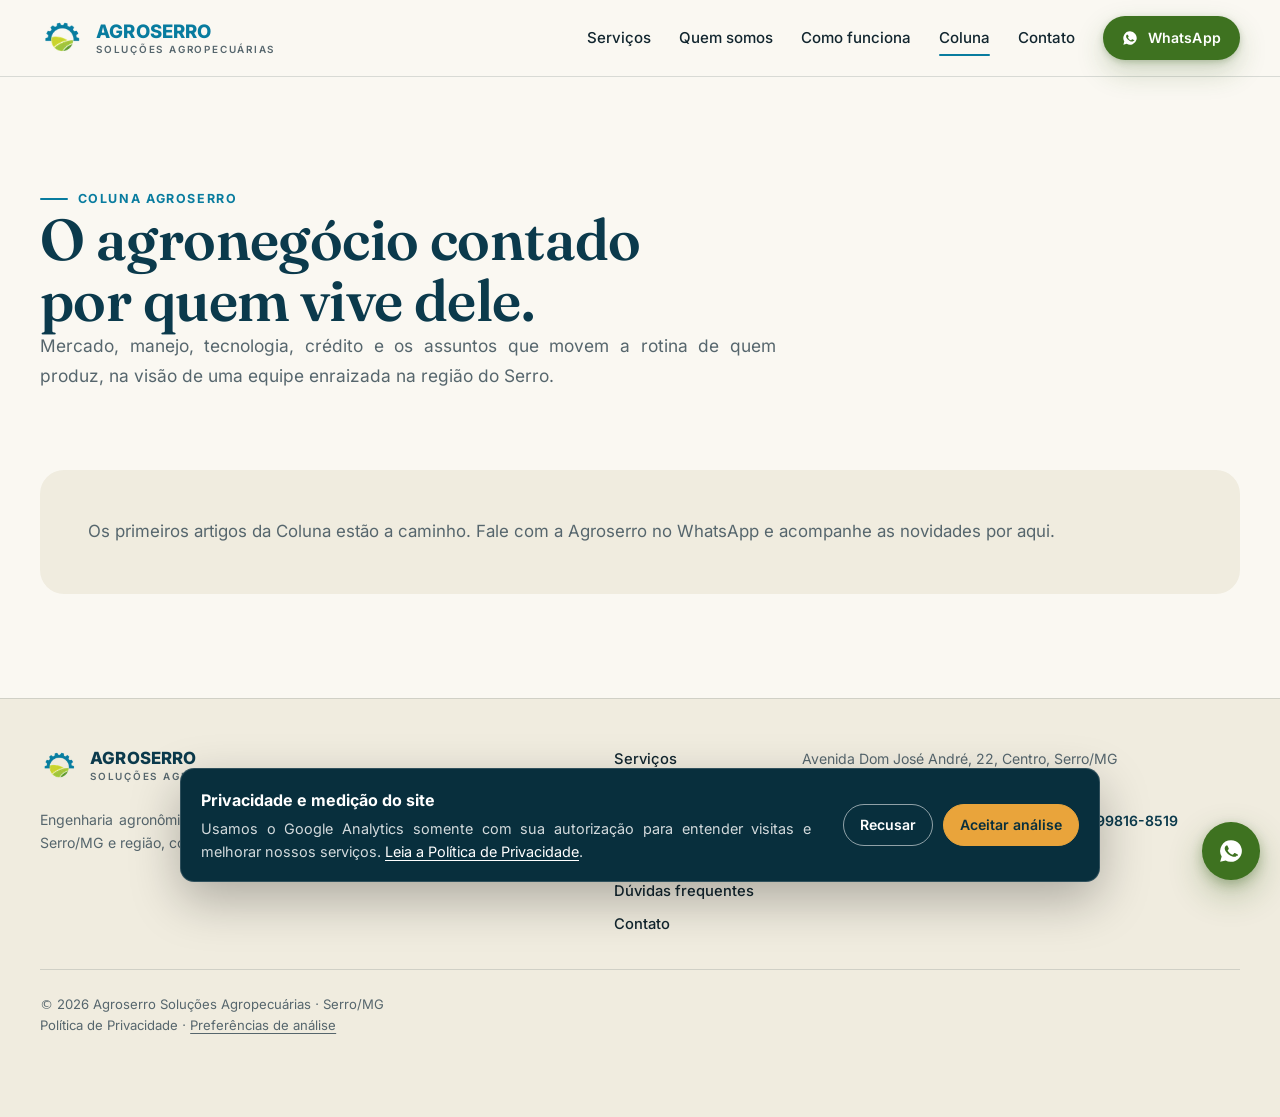
<file: coluna.html>
<!doctype html>
<html lang="pt-BR">
<head>
  <meta charset="utf-8">
  <meta name="viewport" content="width=device-width, initial-scale=1">
  <meta name="description" content="Coluna Agroserro: textos sobre agronegócio, mercado, manejo, tecnologia e vida no campo, na visão de uma equipe enraizada na região do Serro/MG.">
  <meta name="author" content="Agroserro Soluções Agropecuárias">
  <meta name="robots" content="index, follow">
  <link rel="canonical" href="https://agroserro.com.br/coluna.html">
  <meta name="theme-color" content="#0b3a4c">
  <meta property="og:type" content="website">
  <meta property="og:title" content="Coluna Agroserro">
  <meta property="og:description" content="Textos sobre agronegócio, mercado, manejo, tecnologia e vida no campo, na visão de uma equipe enraizada na região do Serro/MG.">
  <meta property="og:url" content="https://agroserro.com.br/coluna.html">
  <meta property="og:locale" content="pt_BR">
  <meta name="twitter:card" content="summary_large_image">
  <title>Coluna Agroserro | Agronegócio e vida no campo</title>
  <link rel="icon" href="assets/optimized/simbolo-64.webp" type="image/webp">
  <link rel="preload" href="assets/fonts/inter-latin.woff2" as="font" type="font/woff2" crossorigin>
  <link rel="preload" href="assets/fonts/fraunces-latin-normal.woff2" as="font" type="font/woff2" crossorigin>
  <link rel="preload" href="assets/fonts/fraunces-latin-italic.woff2" as="font" type="font/woff2" crossorigin>
  <link rel="stylesheet" href="styles.css?v=26">
</head>
<body>
  <a class="skip-link" href="#conteudo">Ir para o conteúdo</a>

  <header class="site-header" data-header>
    <nav class="nav container" aria-label="Navegação principal">
      <a class="brand" href="index.html" aria-label="Agroserro, início">
        <img src="assets/optimized/simbolo-64.webp" alt="" width="44" height="44" decoding="async">
        <span class="brand-text">AGROSERRO<small>Soluções Agropecuárias</small></span>
      </a>
      <button class="menu-toggle" type="button" aria-label="Abrir menu" aria-expanded="false" aria-controls="menu-principal">
        <span></span><span></span><span></span>
      </button>
      <div class="nav-links" id="menu-principal" data-nav-links>
        <a href="index.html#servicos">Serviços</a>
        <a href="index.html#quem-somos">Quem somos</a>
        <a href="index.html#processo">Como funciona</a>
        <a href="coluna.html" class="active">Coluna</a>
        <a href="index.html#contato">Contato</a>
        <button class="btn btn-primary" type="button" data-whatsapp data-line="geo" data-message="Olá! Vim pelo site da Agroserro e quero um atendimento.">
          <svg width="16" height="16" viewBox="0 0 24 24" fill="currentColor" aria-hidden="true"><path d="M12 2a10 10 0 0 0-8.6 15.1L2 22l5.1-1.3A10 10 0 1 0 12 2Zm5.4 14.1c-.2.6-1.3 1.2-1.8 1.3-.5 0-1 .2-3.4-.7-2.9-1.1-4.7-4-4.9-4.2-.1-.2-1.1-1.5-1.1-2.9s.7-2 1-2.3c.2-.3.5-.3.7-.3h.5c.2 0 .4 0 .6.5l.9 2.1c0 .1.1.3 0 .5l-.3.5-.5.5c-.1.1-.3.3-.1.6.2.3.8 1.3 1.7 2.1 1.2 1.1 2.2 1.4 2.5 1.5.3.2.5.1.7-.1l1-1.2c.2-.3.4-.2.7-.1l2.2 1c.3.2.5.3.6.4 0 .2 0 .7-.2 1.3Z"/></svg>
          WhatsApp
        </button>
      </div>
    </nav>
  </header>

  <main id="conteudo">
    <section class="section" style="padding-bottom: 0;" aria-labelledby="coluna-title">
      <div class="container">
        <div class="section-head reveal">
          <p class="kicker">Coluna Agroserro</p>
          <h1 id="coluna-title" style="font-size: clamp(2.4rem, 4.6vw, 3.6rem); line-height: 1.06; letter-spacing: -0.01em; color: var(--petrol-deep); font-family: var(--font-display); font-weight: 600;">O agronegócio contado por quem vive dele.</h1>
          <p class="lead">Mercado, manejo, tecnologia, crédito e os assuntos que movem a rotina de quem produz, na visão de uma equipe enraizada na região do Serro.</p>
        </div>
      </div>
    </section>

    <section class="section" style="padding-top: var(--s-5);" aria-label="Lista de artigos">
      <div class="container">
        <div class="post-grid">
          <!-- NOVO-ARTIGO: novos cards de artigo devem ser inseridos aqui, logo abaixo desta linha -->
          <p class="post-empty reveal">Os primeiros artigos da Coluna estão a caminho. Fale com a Agroserro no WhatsApp e acompanhe as novidades por aqui.</p>
        </div>
      </div>
    </section>
  </main>

  <footer class="footer">
    <div class="container footer-grid">
      <div class="footer-brand">
        <a class="brand" href="index.html" aria-label="Agroserro, início">
          <img src="assets/optimized/simbolo-64.webp" alt="" width="38" height="38" decoding="async">
          <span class="brand-text">AGROSERRO<small>Soluções Agropecuárias</small></span>
        </a>
        <p>Engenharia agronômica, medição e regularização no Serro/MG e região, com registro no CREA-MG.</p>
      </div>
      <nav class="footer-nav" aria-label="Rodapé">
        <a href="index.html#servicos">Serviços</a>
        <a href="index.html#quem-somos">Quem somos</a>
        <a href="index.html#processo">Como funciona</a>
        <a href="coluna.html">Coluna</a>
        <a href="index.html#faq">Dúvidas frequentes</a>
        <a href="index.html#contato">Contato</a>
      </nav>
      <div class="footer-contact">
        <p>Avenida Dom José André, 22, Centro, Serro/MG</p>
        <p>CNPJ 14.286.729/0001-80</p>
        <p><a href="tel:+5538998849839">(38) 99884-9839</a> · <a href="tel:+5538998103299">(38) 99810-3299</a> · <a href="tel:+5538998168519">(38) 99816-8519</a></p>
      </div>
    </div>
    <div class="container footer-legal">
      <p>© <span data-year></span> Agroserro Soluções Agropecuárias · Serro/MG</p>
      <p><a href="privacidade.html">Política de Privacidade</a> · <button class="privacy-settings-link" type="button" data-cookie-settings>Preferências de análise</button></p>
    </div>
  </footer>

  <button class="wa-float" type="button" data-whatsapp data-message="Olá! Vim pelo site da Agroserro e quero um atendimento." aria-label="Falar com a Agroserro no WhatsApp">
    <svg width="26" height="26" viewBox="0 0 24 24" fill="currentColor" aria-hidden="true"><path d="M12 2a10 10 0 0 0-8.6 15.1L2 22l5.1-1.3A10 10 0 1 0 12 2Zm5.4 14.1c-.2.6-1.3 1.2-1.8 1.3-.5 0-1 .2-3.4-.7-2.9-1.1-4.7-4-4.9-4.2-.1-.2-1.1-1.5-1.1-2.9s.7-2 1-2.3c.2-.3.5-.3.7-.3h.5c.2 0 .4 0 .6.5l.9 2.1c0 .1.1.3 0 .5l-.3.5-.5.5c-.1.1-.3.3-.1.6.2.3.8 1.3 1.7 2.1 1.2 1.1 2.2 1.4 2.5 1.5.3.2.5.1.7-.1l1-1.2c.2-.3.4-.2.7-.1l2.2 1c.3.2.5.3.6.4 0 .2 0 .7-.2 1.3Z"/></svg>
  </button>

  <div class="toast" data-toast role="status" aria-live="polite"></div>
  <script src="app.js?v=10"></script>
  <script src="analytics.js?v=1"></script>
</body>
</html>
</file>
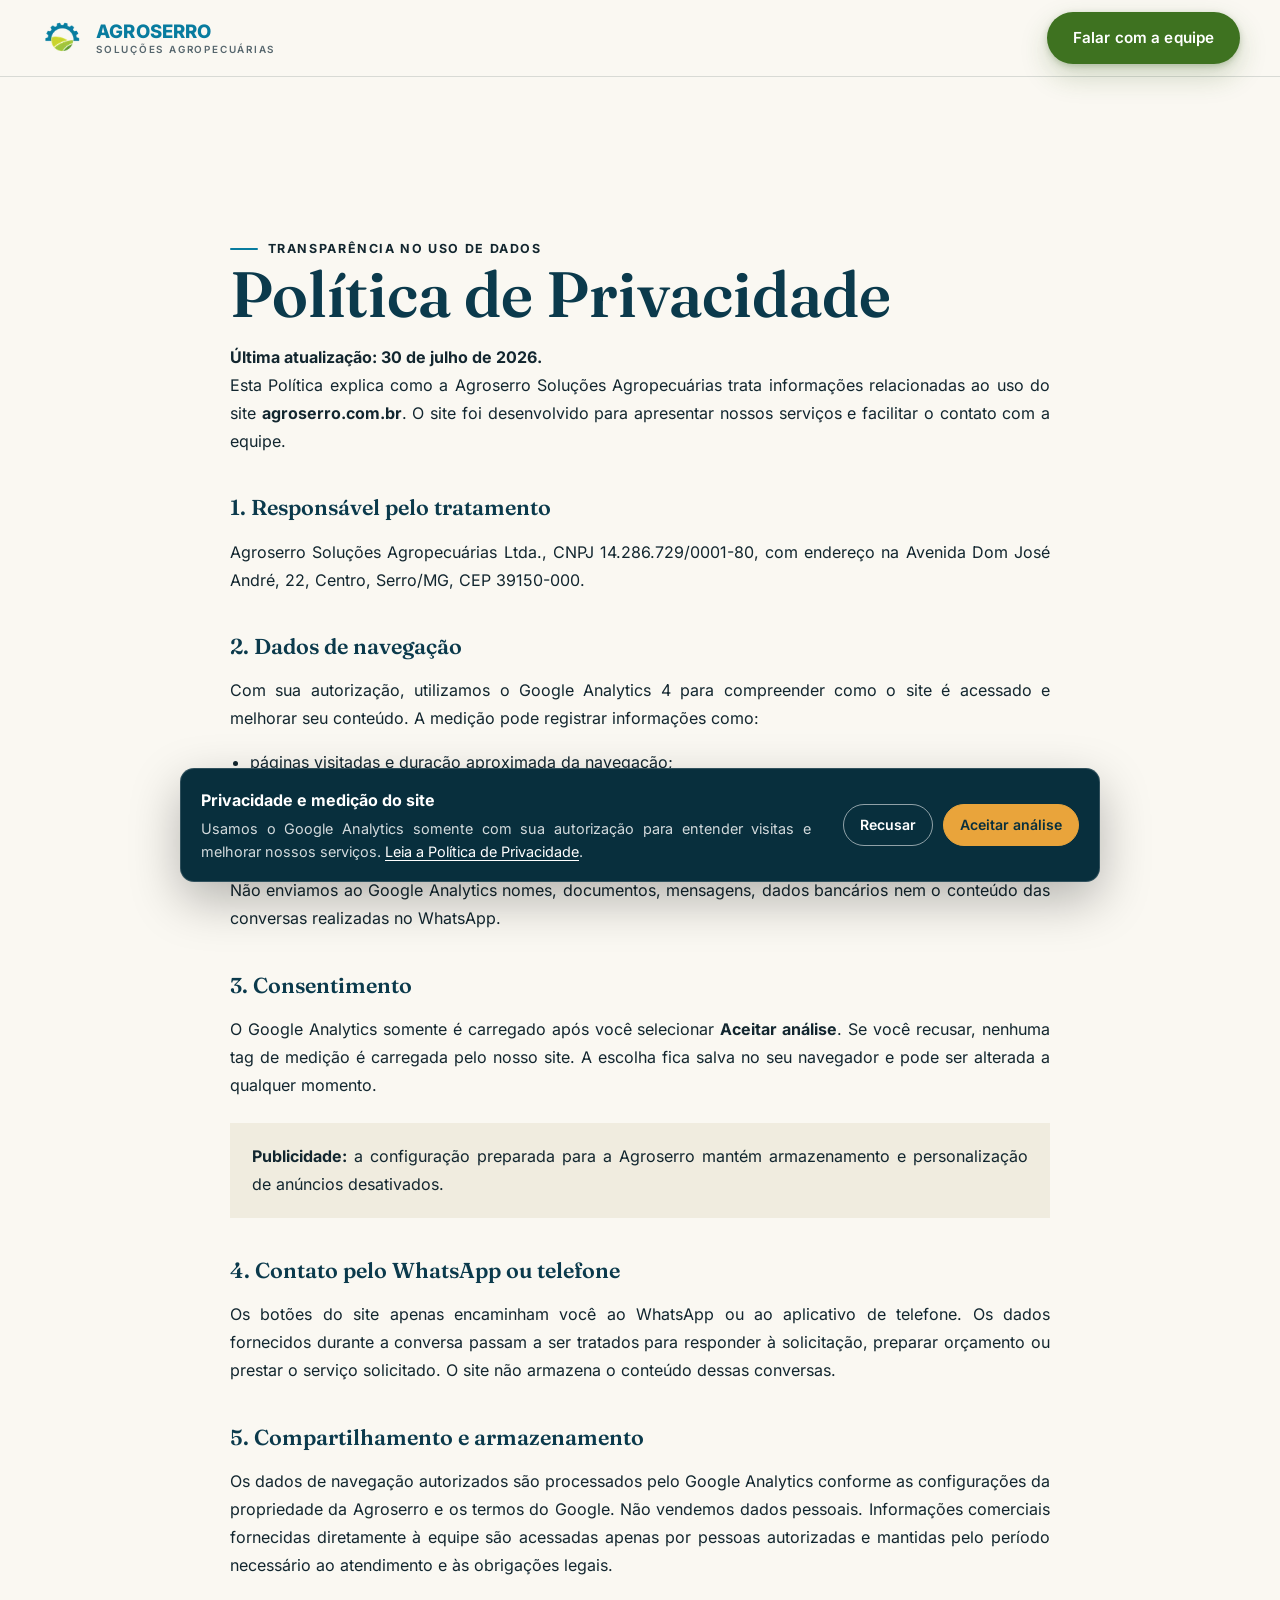
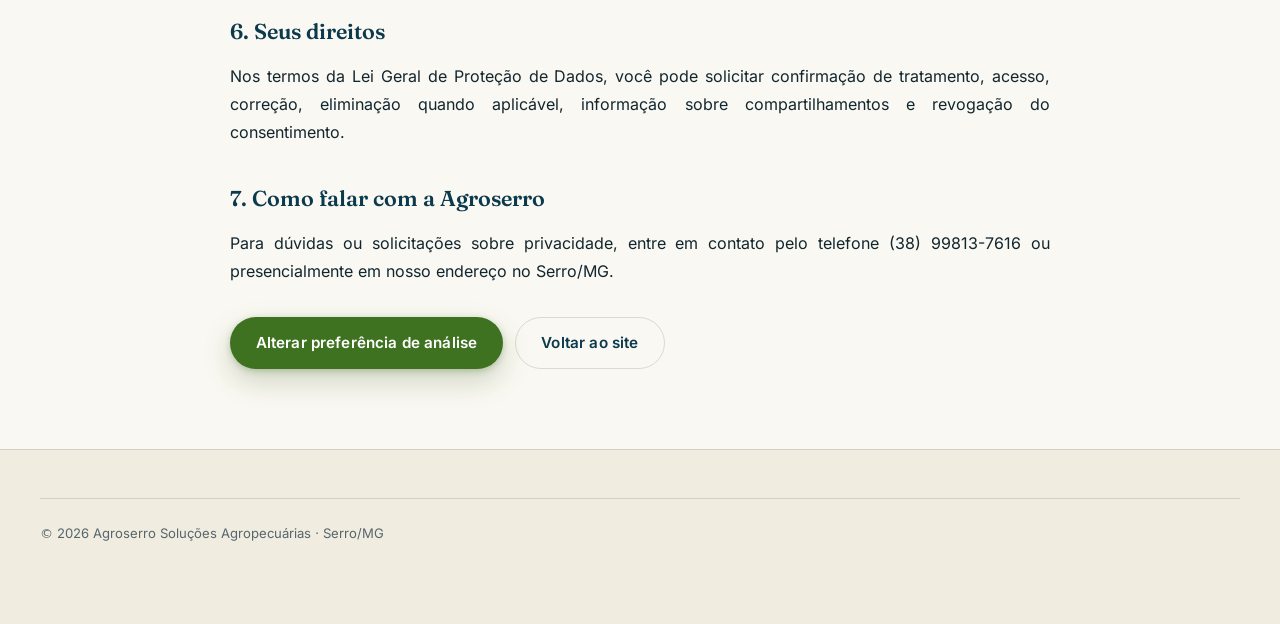
<file: privacidade.html>
<!doctype html>
<html lang="pt-BR">
<head>
  <meta charset="utf-8">
  <meta name="viewport" content="width=device-width, initial-scale=1">
  <meta name="description" content="Política de Privacidade do site da Agroserro Soluções Agropecuárias.">
  <meta name="robots" content="index, follow">
  <meta name="theme-color" content="#0b3a4c">
  <link rel="canonical" href="https://agroserro.com.br/privacidade.html">
  <title>Política de Privacidade | Agroserro</title>
  <link rel="icon" href="assets/optimized/simbolo-64.webp" type="image/webp">
  <link rel="preload" href="assets/fonts/inter-latin.woff2" as="font" type="font/woff2" crossorigin>
  <link rel="preload" href="assets/fonts/fraunces-latin-normal.woff2" as="font" type="font/woff2" crossorigin>
  <link rel="preload" href="assets/fonts/fraunces-latin-italic.woff2" as="font" type="font/woff2" crossorigin>
  <link rel="stylesheet" href="styles.css?v=26">
  <style>
    .privacy-page { padding: clamp(7rem, 12vw, 10rem) 0 5rem; }
    .privacy-content { max-width: 820px; }
    .privacy-content h1 { margin-bottom: 1rem; color: var(--petrol-deep); font-family: var(--font-display); font-size: clamp(2.4rem, 5vw, 4rem); line-height: 1.05; }
    .privacy-content h2 { margin: 2.2rem 0 .75rem; color: var(--petrol-deep); font-size: 1.35rem; }
    .privacy-content p, .privacy-content li { color: var(--ink-soft); line-height: 1.75; }
    .privacy-content ul { padding-left: 1.25rem; }
    .privacy-note { margin: 1.5rem 0; padding: 1.2rem 1.35rem; border-left: 4px solid var(--amber); background: var(--sand); }
    .privacy-actions { display: flex; flex-wrap: wrap; gap: 12px; margin-top: 2rem; }
  </style>
</head>
<body>
  <a class="skip-link" href="#conteudo">Ir para o conteúdo</a>

  <header class="site-header" data-header>
    <nav class="nav container" aria-label="Navegação principal">
      <a class="brand" href="index.html" aria-label="Agroserro, início">
        <img src="assets/optimized/simbolo-64.webp" alt="" width="44" height="44" decoding="async">
        <span class="brand-text">AGROSERRO<small>Soluções Agropecuárias</small></span>
      </a>
      <a class="btn btn-primary" href="index.html#contato">Falar com a equipe</a>
    </nav>
  </header>

  <main id="conteudo" class="privacy-page">
    <article class="container privacy-content">
      <p class="kicker">Transparência no uso de dados</p>
      <h1>Política de Privacidade</h1>
      <p><strong>Última atualização: 30 de julho de 2026.</strong></p>
      <p>Esta Política explica como a Agroserro Soluções Agropecuárias trata informações relacionadas ao uso do site <strong>agroserro.com.br</strong>. O site foi desenvolvido para apresentar nossos serviços e facilitar o contato com a equipe.</p>

      <h2>1. Responsável pelo tratamento</h2>
      <p>Agroserro Soluções Agropecuárias Ltda., CNPJ 14.286.729/0001-80, com endereço na Avenida Dom José André, 22, Centro, Serro/MG, CEP 39150-000.</p>

      <h2>2. Dados de navegação</h2>
      <p>Com sua autorização, utilizamos o Google Analytics 4 para compreender como o site é acessado e melhorar seu conteúdo. A medição pode registrar informações como:</p>
      <ul>
        <li>páginas visitadas e duração aproximada da navegação;</li>
        <li>origem do acesso, como Google, Instagram ou link direto;</li>
        <li>tipo de dispositivo, navegador e localização aproximada;</li>
        <li>cliques em botões de contato, telefone e redes sociais.</li>
      </ul>
      <p>Não enviamos ao Google Analytics nomes, documentos, mensagens, dados bancários nem o conteúdo das conversas realizadas no WhatsApp.</p>

      <h2>3. Consentimento</h2>
      <p>O Google Analytics somente é carregado após você selecionar <strong>Aceitar análise</strong>. Se você recusar, nenhuma tag de medição é carregada pelo nosso site. A escolha fica salva no seu navegador e pode ser alterada a qualquer momento.</p>
      <div class="privacy-note">
        <p><strong>Publicidade:</strong> a configuração preparada para a Agroserro mantém armazenamento e personalização de anúncios desativados.</p>
      </div>

      <h2>4. Contato pelo WhatsApp ou telefone</h2>
      <p>Os botões do site apenas encaminham você ao WhatsApp ou ao aplicativo de telefone. Os dados fornecidos durante a conversa passam a ser tratados para responder à solicitação, preparar orçamento ou prestar o serviço solicitado. O site não armazena o conteúdo dessas conversas.</p>

      <h2>5. Compartilhamento e armazenamento</h2>
      <p>Os dados de navegação autorizados são processados pelo Google Analytics conforme as configurações da propriedade da Agroserro e os termos do Google. Não vendemos dados pessoais. Informações comerciais fornecidas diretamente à equipe são acessadas apenas por pessoas autorizadas e mantidas pelo período necessário ao atendimento e às obrigações legais.</p>

      <h2>6. Seus direitos</h2>
      <p>Nos termos da Lei Geral de Proteção de Dados, você pode solicitar confirmação de tratamento, acesso, correção, eliminação quando aplicável, informação sobre compartilhamentos e revogação do consentimento.</p>

      <h2>7. Como falar com a Agroserro</h2>
      <p>Para dúvidas ou solicitações sobre privacidade, entre em contato pelo telefone <a href="tel:+553****7616">(38) 99813-7616</a> ou presencialmente em nosso endereço no Serro/MG.</p>

      <div class="privacy-actions">
        <button class="btn btn-primary" type="button" data-cookie-settings>Alterar preferência de análise</button>
        <a class="btn btn-ghost" href="index.html">Voltar ao site</a>
      </div>
    </article>
  </main>

  <footer class="footer">
    <div class="container footer-legal">
      <p>© <span data-year></span> Agroserro Soluções Agropecuárias · Serro/MG</p>
    </div>
  </footer>

  <script src="app.js?v=10"></script>
  <script src="analytics.js?v=1"></script>
</body>
</html>
</file>
<file: styles.css>
/* ============================================================
   AGROSERRO — Design System v23
   Conceito: Terra + Precisão, ancorado no azul-petróleo da marca
   ============================================================ */

/* Fontes locais: elimina a folha CSS externa do Google Fonts e mantém a identidade visual. */
@font-face {
  font-family: "Inter";
  font-style: normal;
  font-weight: 400 800;
  font-display: swap;
  src: url("assets/fonts/inter-latin.woff2") format("woff2");
}

@font-face {
  font-family: "Fraunces";
  font-style: normal;
  font-weight: 500 600;
  font-display: swap;
  src: url("assets/fonts/fraunces-latin-normal.woff2") format("woff2");
}

@font-face {
  font-family: "Fraunces";
  font-style: italic;
  font-weight: 500;
  font-display: swap;
  src: url("assets/fonts/fraunces-latin-italic.woff2") format("woff2");
}

:root {
  /* --- Cores da marca (extraídas do símbolo oficial) --- */
  --petrol: #087c9f;        /* azul-petróleo oficial — engrenagem */
  --petrol-deep: #0b3a4c;   /* autoridade: títulos e fundos escuros */
  --ink: #12262f;           /* texto principal, quase-preto azulado */
  --leaf: #5c9633;          /* verde da marca — detalhes pontuais */
  --field: #3e7220;         /* verde campo — O acento de CTA */
  --field-deep: #315c18;

  /* --- Neutros quentes --- */
  --paper: #faf8f2;         /* fundo dominante */
  --sand: #f0ecdf;          /* fundo alternado de seção */
  --stone: #56666d;         /* texto secundário */
  --line: rgba(18, 38, 47, 0.14);

  /* --- Elevação e forma --- */
  --shadow-sm: 0 1px 2px rgba(11, 58, 76, 0.06), 0 4px 14px rgba(11, 58, 76, 0.07);
  --shadow-md: 0 2px 6px rgba(11, 58, 76, 0.07), 0 18px 44px rgba(11, 58, 76, 0.12);
  --radius: 16px;
  --radius-lg: 24px;

  /* --- Escala de espaçamento (base 8) --- */
  --s-1: 0.5rem;
  --s-2: 0.75rem;
  --s-3: 1rem;
  --s-4: 1.5rem;
  --s-5: 2rem;
  --s-6: 3rem;
  --s-7: 4.5rem;
  --s-8: 6.5rem;

  /* --- Tipografia --- */
  --font-display: "Fraunces", Georgia, "Times New Roman", serif;
  --font-body: "Inter", ui-sans-serif, system-ui, -apple-system, "Segoe UI", Arial, sans-serif;

  --container: min(1200px, calc(100% - 2.5rem));
}

/* ============ Base ============ */

* { box-sizing: border-box; }
html { scroll-behavior: smooth; }

body {
  margin: 0;
  font-family: var(--font-body);
  font-size: 1rem;
  line-height: 1.65;
  color: var(--ink);
  background: var(--paper);
  -webkit-font-smoothing: antialiased;
  overflow-x: hidden;
}

::selection { background: rgba(8, 124, 159, 0.18); }

h1, h2, h3 { margin: 0; font-family: var(--font-display); font-weight: 600; color: var(--petrol-deep); text-wrap: balance; }
p { margin: 0; text-align: justify; text-align-last: left; hyphens: auto; }
a { color: inherit; text-decoration: none; }
img { display: block; max-width: 100%; }
button { font: inherit; cursor: pointer; }
button, a { -webkit-tap-highlight-color: transparent; }

a:focus-visible, button:focus-visible {
  outline: 3px solid rgba(8, 124, 159, 0.55);
  outline-offset: 3px;
  border-radius: 6px;
}

.container { width: var(--container); margin-inline: auto; }

.skip-link {
  position: absolute; top: 0.75rem; left: 0.75rem; z-index: 100;
  transform: translateY(-250%);
  background: var(--petrol-deep); color: #fff;
  padding: 0.6rem 1rem; border-radius: 10px;
  transition: transform 0.2s ease;
}
.skip-link:focus { transform: translateY(0); }

/* ============ Tipos utilitários ============ */

.kicker {
  display: inline-flex; align-items: center; gap: 0.6rem;
  font-size: 0.78rem; font-weight: 700;
  letter-spacing: 0.13em; text-transform: uppercase;
  color: var(--petrol);
}
.kicker::before {
  content: ""; width: 1.75rem; height: 2px;
  background: var(--petrol); border-radius: 2px;
}

.lead { font-size: clamp(1.05rem, 1.4vw, 1.2rem); line-height: 1.7; color: var(--stone); }

/* ============ Botões ============ */

.btn {
  display: inline-flex; align-items: center; justify-content: center; gap: 0.6rem;
  min-height: 3.25rem; padding: 0 1.6rem;
  border: 0; border-radius: 999px;
  font-weight: 600; font-size: 0.95rem; letter-spacing: 0.01em;
  transition: transform 0.2s ease, box-shadow 0.2s ease, background-color 0.2s ease, border-color 0.2s ease;
}
.btn svg { flex: none; }

.btn-primary {
  background: var(--field); color: #fff;
  box-shadow: 0 2px 6px rgba(49, 92, 24, 0.25), 0 12px 28px rgba(49, 92, 24, 0.22);
}
.btn-primary:hover {
  background: var(--field-deep);
  transform: translateY(-2px);
  box-shadow: 0 4px 10px rgba(49, 92, 24, 0.28), 0 18px 38px rgba(49, 92, 24, 0.26);
}
.btn-primary:active { transform: translateY(0); }

.btn-ghost {
  background: transparent; color: var(--petrol-deep);
  border: 1.5px solid var(--line);
}
.btn-ghost:hover { border-color: var(--petrol); color: var(--petrol); background: rgba(8, 124, 159, 0.05); }

/* ============ Header ============ */

.site-header {
  position: sticky; top: 0; z-index: 50;
  background: rgba(250, 248, 242, 0.9);
  backdrop-filter: blur(14px);
  border-bottom: 1px solid var(--line);
}

.nav {
  display: flex; align-items: center; justify-content: space-between; gap: 1.5rem;
  min-height: 4.75rem;
}

.brand { display: inline-flex; align-items: center; gap: 0.75rem; min-width: 0; }
.brand img { width: 44px; height: 44px; }
.brand-text {
  display: grid; line-height: 1.05;
  font-weight: 800; font-size: 1.16rem; letter-spacing: 0.01em;
  color: var(--petrol);
}
.brand-text small {
  font-weight: 600; font-size: 0.62rem; letter-spacing: 0.18em;
  text-transform: uppercase; color: var(--stone); margin-top: 3px;
}

.nav-links { display: flex; align-items: center; gap: 1.75rem; font-size: 0.94rem; font-weight: 500; }
.nav-links a:not(.btn) { position: relative; padding: 0.5rem 0; color: var(--ink); }
.nav-links a:not(.btn)::after {
  content: ""; position: absolute; left: 0; right: 0; bottom: 0.15rem; height: 2px;
  background: var(--petrol); border-radius: 2px;
  transform: scaleX(0); transform-origin: left;
  transition: transform 0.22s ease;
}
.nav-links a:not(.btn):hover::after,
.nav-links a:not(.btn).active::after { transform: scaleX(1); }
.nav-links .btn { min-height: 2.75rem; padding: 0 1.2rem; font-size: 0.88rem; }

.menu-toggle {
  display: none;
  width: 2.75rem; height: 2.75rem;
  flex-direction: column; align-items: center; justify-content: center; gap: 5px;
  background: transparent; border: 1.5px solid var(--line); border-radius: 12px;
}
.menu-toggle span { width: 1.15rem; height: 2px; border-radius: 2px; background: var(--petrol-deep); transition: 0.22s ease; }
.menu-toggle[aria-expanded="true"] span:nth-child(1) { transform: translateY(7px) rotate(45deg); }
.menu-toggle[aria-expanded="true"] span:nth-child(2) { opacity: 0; }
.menu-toggle[aria-expanded="true"] span:nth-child(3) { transform: translateY(-7px) rotate(-45deg); }

/* ============ Hero ============ */

.hero { position: relative; overflow: hidden; }
.hero::before {
  /* curvas de nível sutis — precisão topográfica */
  content: ""; position: absolute; inset: 0; pointer-events: none;
  background-image: url("data:image/svg+xml,%3Csvg xmlns='http://www.w3.org/2000/svg' width='560' height='560' viewBox='0 0 560 560'%3E%3Cg fill='none' stroke='%23087c9f' stroke-opacity='0.07' stroke-width='1.4'%3E%3Cpath d='M-40 420 C 120 330 260 400 420 320 S 600 260 640 240'/%3E%3Cpath d='M-40 470 C 140 380 280 450 440 370 S 620 310 660 290'/%3E%3Cpath d='M-40 520 C 160 430 300 500 460 420 S 640 360 680 340'/%3E%3Cpath d='M-40 130 C 100 80 240 160 400 100 S 580 30 640 20'/%3E%3Cpath d='M-40 180 C 120 130 260 210 420 150 S 600 80 660 70'/%3E%3C/g%3E%3C/svg%3E");
  background-size: 560px 560px;
  mask-image: linear-gradient(180deg, black 30%, transparent 95%);
}

.hero-inner {
  position: relative;
  display: grid;
  grid-template-columns: minmax(0, 1.08fr) minmax(360px, 0.92fr);
  gap: var(--s-7);
  align-items: center;
  padding-block: var(--s-7) var(--s-8);
}

.hero h1 {
  margin: var(--s-4) 0 var(--s-4);
  font-size: clamp(2.6rem, 5.4vw, 4.4rem);
  line-height: 1.04;
  letter-spacing: -0.015em;
}
.hero h1 em { font-style: italic; color: var(--petrol); }

.hero .lead { max-width: 34rem; }

.hero-actions {
  display: flex; flex-wrap: wrap; align-items: center; gap: var(--s-2);
  margin-top: var(--s-5);
}

.hero-note {
  margin-top: var(--s-3);
  font-size: 0.85rem; color: var(--stone);
}

/* --- Mídia do hero (foto real virá; placeholder marcado) --- */

.hero-media { margin: 0; position: relative; }

.photo-frame {
  position: relative; overflow: hidden;
  aspect-ratio: 4 / 3;
  border-radius: var(--radius-lg);
  box-shadow: var(--shadow-md);
}
.photo-frame img {
  position: absolute; inset: 0;
  width: 100%; height: 100%;
  object-fit: cover;
}

/* marcas de agrimensura nos cantos do frame — detalhe de precisão */
.photo-frame .tick {
  position: absolute; width: 18px; height: 18px; z-index: 1;
  border-color: rgba(255, 255, 255, 0.55); border-style: solid; border-width: 0;
}
.photo-frame .tick:nth-child(1) { top: 14px; left: 14px; border-top-width: 2px; border-left-width: 2px; }
.photo-frame .tick:nth-child(2) { top: 14px; right: 14px; border-top-width: 2px; border-right-width: 2px; }
.photo-frame .tick:nth-child(3) { bottom: 14px; left: 14px; border-bottom-width: 2px; border-left-width: 2px; }
.photo-frame .tick:nth-child(4) { bottom: 14px; right: 14px; border-bottom-width: 2px; border-right-width: 2px; }

.coord-tag {
  position: absolute; left: 50%; bottom: -1.1rem; transform: translateX(-50%);
  white-space: nowrap;
  padding: 0.5rem 1.1rem;
  background: var(--paper);
  border: 1px solid var(--line);
  border-radius: 999px;
  box-shadow: var(--shadow-sm);
  font-size: 0.78rem; font-weight: 600; letter-spacing: 0.06em;
  color: var(--petrol-deep);
  font-variant-numeric: tabular-nums;
}

/* Selo de prova social sobre a foto do hero — destaque máximo, primeira dobra */
.hero-badge {
  position: absolute; left: 1.1rem; bottom: 1.1rem; z-index: 2;
  display: flex; align-items: center; gap: 0.85rem;
  padding: 0.85rem 1.2rem;
  background: rgba(250, 248, 242, 0.96);
  backdrop-filter: blur(6px);
  border: 1px solid rgba(255, 255, 255, 0.5);
  border-radius: 16px;
  box-shadow: var(--shadow-md);
}
.hero-badge strong {
  font-family: var(--font-display); font-weight: 600;
  font-size: 1.9rem; line-height: 1; letter-spacing: -0.01em;
  color: var(--field);
}
.hero-badge span {
  font-size: 0.74rem; font-weight: 700; line-height: 1.35;
  letter-spacing: 0.02em; text-transform: uppercase;
  color: var(--petrol-deep);
}

/* ============ Faixa de credenciais ============ */

.cred-bar {
  background: var(--petrol-deep);
  color: #fff;
}
.cred-grid {
  display: grid; grid-template-columns: repeat(4, 1fr);
  padding-block: var(--s-5);
}
.cred-grid > div {
  padding-inline: var(--s-4);
  border-left: 1px solid rgba(255, 255, 255, 0.14);
}
.cred-grid > div:first-child { border-left: 0; padding-left: 0; }
.cred-grid strong {
  display: block;
  font-family: var(--font-display); font-weight: 600;
  font-size: 1.45rem; letter-spacing: -0.01em;
  margin-bottom: 0.3rem;
}
.cred-grid span { font-size: 0.86rem; color: rgba(255, 255, 255, 0.72); line-height: 1.5; display: block; }

/* ============ Botão flutuante WhatsApp ============ */

.wa-float {
  position: fixed; right: 1.25rem; bottom: 1.25rem; z-index: 60;
  width: 3.6rem; height: 3.6rem;
  display: grid; place-items: center;
  border: 0; border-radius: 50%;
  background: var(--field); color: #fff;
  box-shadow: 0 4px 12px rgba(49, 92, 24, 0.3), 0 14px 34px rgba(49, 92, 24, 0.3);
  transition: transform 0.2s ease, background-color 0.2s ease;
}
.wa-float:hover { background: var(--field-deep); transform: translateY(-3px) scale(1.04); }

/* ============ Seções — estrutura geral ============ */

.section { padding-block: var(--s-8); }
.section-alt { background: var(--sand); }
.section-head { max-width: 46rem; margin-bottom: var(--s-6); }
.section-head h2 {
  margin: var(--s-3) 0 var(--s-3);
  font-size: clamp(2rem, 3.8vw, 3rem);
  line-height: 1.08;
  letter-spacing: -0.01em;
}
.section-head .lead { font-size: 1.08rem; }

/* ============ Serviços ============ */

.service-grid {
  display: grid; grid-template-columns: repeat(3, 1fr);
  gap: var(--s-4);
}
.service-card {
  display: flex; flex-direction: column;
  overflow: hidden;
  background: #fff;
  border: 1px solid var(--line);
  border-radius: var(--radius-lg);
  box-shadow: var(--shadow-sm);
  transition: transform 0.22s ease, box-shadow 0.22s ease, border-color 0.22s ease;
}
.service-card:hover {
  transform: translateY(-4px);
  box-shadow: var(--shadow-md);
  border-color: rgba(8, 124, 159, 0.35);
}
.service-media {
  position: relative;
  aspect-ratio: 3 / 2;
  overflow: hidden;
  background: var(--petrol-deep);
}
.service-media img {
  position: absolute; inset: 0;
  width: 100%; height: 100%;
  object-fit: cover;
  transition: transform 0.5s ease;
}
.service-card:hover .service-media img { transform: scale(1.04); }
.service-body { display: flex; flex-direction: column; gap: var(--s-3); padding: var(--s-5); flex: 1; }
.service-tag {
  align-self: flex-start;
  padding: 0.3rem 0.7rem;
  border-radius: 999px;
  background: rgba(8, 124, 159, 0.09);
  color: var(--petrol);
  font-size: 0.7rem; font-weight: 700;
  letter-spacing: 0.1em; text-transform: uppercase;
}
.service-card h3 { font-size: 1.35rem; line-height: 1.15; }
.service-card p { color: var(--stone); font-size: 0.95rem; flex: 1; }
.link-cta {
  align-self: flex-start;
  padding: 0.35rem 0;
  background: none; border: 0;
  color: var(--field); font-weight: 700; font-size: 0.93rem;
  border-bottom: 2px solid transparent;
  transition: border-color 0.2s ease, color 0.2s ease;
}
.link-cta:hover { color: var(--field-deep); border-bottom-color: var(--field-deep); }

/* ============ Coluna — listagem de artigos ============ */

.post-grid {
  display: grid; grid-template-columns: repeat(3, 1fr);
  gap: var(--s-4);
}
.post-empty {
  grid-column: 1 / -1;
  padding: var(--s-6);
  text-align: center;
  color: var(--stone);
  font-size: 1.05rem;
  background: var(--sand);
  border-radius: var(--radius-lg);
}
.post-card {
  overflow: hidden;
  background: #fff;
  border: 1px solid var(--line);
  border-radius: var(--radius-lg);
  box-shadow: var(--shadow-sm);
  transition: transform 0.22s ease, box-shadow 0.22s ease, border-color 0.22s ease;
}
.post-card:hover {
  transform: translateY(-4px);
  box-shadow: var(--shadow-md);
  border-color: rgba(8, 124, 159, 0.35);
}
.post-card-link { display: flex; flex-direction: column; height: 100%; color: inherit; }
.post-media { position: relative; aspect-ratio: 3 / 2; overflow: hidden; background: var(--petrol-deep); }
.post-media img {
  position: absolute; inset: 0;
  width: 100%; height: 100%;
  object-fit: cover;
  transition: transform 0.5s ease;
}
.post-card:hover .post-media img { transform: scale(1.04); }
.post-body { display: flex; flex-direction: column; gap: 0.6rem; padding: var(--s-4); flex: 1; }
.post-tag {
  align-self: flex-start;
  padding: 0.3rem 0.7rem;
  border-radius: 999px;
  background: rgba(8, 124, 159, 0.09);
  color: var(--petrol);
  font-size: 0.7rem; font-weight: 700;
  letter-spacing: 0.1em; text-transform: uppercase;
}
.post-body h2 { font-size: 1.2rem; line-height: 1.2; }
.post-body p { color: var(--stone); font-size: 0.93rem; flex: 1; }
.post-meta { font-size: 0.8rem; color: var(--stone); font-variant-numeric: tabular-nums; }

/* ============ Coluna — página de artigo ============ */

.post-article { padding-block: var(--s-6) var(--s-8); }
.post-article-inner { max-width: 42rem; }
.post-back {
  display: inline-block; margin-bottom: var(--s-4);
  font-size: 0.88rem; font-weight: 600; color: var(--petrol);
}
.post-back:hover { color: var(--petrol-deep); }
.post-article h1 {
  margin: var(--s-3) 0 var(--s-3);
  font-size: clamp(2rem, 4.4vw, 3.1rem);
  line-height: 1.08; letter-spacing: -0.01em;
}
.post-lead { font-size: 1.1rem; line-height: 1.65; color: var(--stone); margin-bottom: var(--s-2); }
.post-article .post-meta { margin-bottom: var(--s-5); display: block; }
.post-cover {
  margin: 0 0 var(--s-6);
  border-radius: var(--radius-lg);
  overflow: hidden;
  box-shadow: var(--shadow-md);
}
.post-cover img { width: 100%; display: block; aspect-ratio: 16 / 9; object-fit: cover; }
.post-content { display: grid; gap: var(--s-3); }
.post-content p { color: var(--ink); font-size: 1.05rem; line-height: 1.75; }
.post-content h2 {
  margin-top: var(--s-3);
  font-size: 1.5rem; line-height: 1.2; letter-spacing: -0.01em;
  color: var(--petrol-deep);
}
.post-cta {
  margin-top: var(--s-6);
  padding: var(--s-5);
  display: flex; flex-wrap: wrap; align-items: center; justify-content: space-between; gap: var(--s-3);
  background: var(--sand);
  border-radius: var(--radius-lg);
}
.post-cta p { font-weight: 600; color: var(--petrol-deep); font-size: 1.05rem; }

/* ============ Quem somos ============ */

.about-grid {
  display: grid; grid-template-columns: minmax(0, 1.05fr) minmax(320px, 0.95fr);
  gap: var(--s-7); align-items: center;
}
.about-copy h2 { margin: var(--s-3) 0 var(--s-4); font-size: clamp(2rem, 3.8vw, 3rem); line-height: 1.08; }
.about-copy p { color: var(--stone); margin-bottom: var(--s-3); max-width: 34rem; }
.about-copy p strong { color: var(--petrol-deep); }
.about-copy .btn { margin-top: var(--s-2); }
.partners-grid { display: grid; grid-template-columns: 1fr 1fr; gap: var(--s-4); }
.partner-card {
  overflow: hidden;
  background: #fff;
  border: 1px solid var(--line);
  border-radius: var(--radius-lg);
  box-shadow: var(--shadow-sm);
}
.partner-photo { position: relative; aspect-ratio: 4 / 5; overflow: hidden; background: var(--petrol-deep); }
.partner-photo img { position: absolute; inset: 0; width: 100%; height: 100%; object-fit: cover; }
.partner-info { padding: var(--s-3) var(--s-4) var(--s-4); }
.partner-info strong {
  display: block;
  font-family: var(--font-display); font-weight: 500; font-style: italic;
  font-size: 1.2rem; line-height: 1.2; letter-spacing: 0.005em;
  color: var(--petrol-deep);
  margin-bottom: 0.4rem;
}
.partner-info span { display: block; font-size: 0.8rem; color: var(--stone); line-height: 1.5; }
.partners-root {
  margin-top: var(--s-3);
  text-align: center;
  font-size: 0.85rem; color: var(--stone);
}

/* ============ Números ============ */

.stats-band { background: var(--petrol-deep); color: #fff; }
.stats-grid {
  display: grid; grid-template-columns: repeat(4, 1fr);
  padding-block: var(--s-6);
}
.stats-grid > div { padding-inline: var(--s-4); border-left: 1px solid rgba(255, 255, 255, 0.14); }
.stats-grid > div:first-child { border-left: 0; padding-left: 0; }
.stats-grid strong {
  display: block;
  font-family: var(--font-display); font-weight: 600;
  font-size: clamp(1.9rem, 3vw, 2.6rem); letter-spacing: -0.01em;
  margin-bottom: 0.3rem;
  font-variant-numeric: tabular-nums;
}
.stats-grid span { font-size: 0.88rem; color: rgba(255, 255, 255, 0.72); line-height: 1.5; display: block; }

/* ============ Como funciona ============ */

.process-grid {
  display: grid; grid-template-columns: repeat(4, 1fr);
  gap: var(--s-4);
  margin: 0; padding: 0; list-style: none;
  counter-reset: passo;
}
.step {
  padding: var(--s-4) 0 0;
  border-top: 2px solid var(--line);
  position: relative;
}
.step span {
  display: block;
  font-family: var(--font-display); font-weight: 500; font-style: italic;
  font-size: 1rem; color: var(--petrol);
  margin-bottom: var(--s-2);
  font-variant-numeric: tabular-nums;
}
.step h3 { font-size: 1.18rem; margin-bottom: var(--s-2); }
.step p { color: var(--stone); font-size: 0.93rem; }

/* ============ FAQ ============ */

.faq-grid { display: grid; grid-template-columns: minmax(0, 0.9fr) minmax(0, 1.1fr); gap: var(--s-6); align-items: start; }
.faq-grid .section-head { margin-bottom: 0; }
.faq-list { display: grid; gap: var(--s-2); }
.faq-list details {
  background: #fff;
  border: 1px solid var(--line);
  border-radius: var(--radius);
  overflow: hidden;
  transition: border-color 0.2s ease;
}
.faq-list details[open] { border-color: rgba(8, 124, 159, 0.4); }
.faq-list summary {
  padding: 1.1rem 3rem 1.1rem 1.25rem;
  font-weight: 600; font-size: 0.98rem;
  color: var(--petrol-deep);
  cursor: pointer;
  list-style: none;
  position: relative;
}
.faq-list summary::-webkit-details-marker { display: none; }
.faq-list summary::after {
  content: "+";
  position: absolute; right: 1.25rem; top: 50%;
  transform: translateY(-50%);
  font-size: 1.4rem; font-weight: 400; color: var(--petrol);
  transition: transform 0.2s ease;
}
.faq-list details[open] summary::after { transform: translateY(-50%) rotate(45deg); }
.faq-list summary:hover { color: var(--petrol); }
.faq-list details p { padding: 0 1.25rem 1.2rem; color: var(--stone); font-size: 0.94rem; }

/* ============ Contato ============ */

.contact-lines { display: grid; grid-template-columns: repeat(3, 1fr); gap: var(--s-4); }
.contact-card {
  display: flex; flex-direction: column; gap: var(--s-3);
  padding: var(--s-5);
  background: #fff;
  border: 1px solid var(--line);
  border-radius: var(--radius-lg);
  box-shadow: var(--shadow-sm);
}
.contact-card h3 { font-size: 1.15rem; line-height: 1.25; flex: 1; }
.contact-card .phone {
  font-weight: 700; font-size: 1.15rem; color: var(--petrol);
  font-variant-numeric: tabular-nums;
  transition: color 0.2s ease;
}
.contact-card .phone:hover { color: var(--petrol-deep); }
.contact-card .btn { align-self: stretch; }

.contact-bottom {
  display: grid; grid-template-columns: minmax(0, 1.05fr) minmax(0, 0.95fr);
  gap: var(--s-4);
  margin-top: var(--s-4);
}
.contact-form {
  padding: var(--s-5);
  background: #fff;
  border: 1px solid var(--line);
  border-radius: var(--radius-lg);
  box-shadow: var(--shadow-sm);
}
.contact-form h3 { font-size: 1.3rem; margin-bottom: 0.4rem; }
.contact-form > p { color: var(--stone); font-size: 0.93rem; margin-bottom: var(--s-4); }
.form-field { margin-bottom: var(--s-3); }
.form-field label {
  display: block; margin-bottom: 0.4rem;
  font-size: 0.83rem; font-weight: 600; color: var(--petrol-deep);
}
.form-field input,
.form-field select,
.form-field textarea {
  width: 100%;
  padding: 0.8rem 0.95rem;
  font: inherit; font-size: 0.95rem; color: var(--ink);
  background: var(--paper);
  border: 1.5px solid var(--line);
  border-radius: 12px;
  transition: border-color 0.2s ease, box-shadow 0.2s ease;
}
.form-field textarea { resize: vertical; }
.form-field input:focus,
.form-field select:focus,
.form-field textarea:focus {
  outline: none;
  border-color: var(--petrol);
  box-shadow: 0 0 0 3px rgba(8, 124, 159, 0.15);
}
.form-field input::placeholder,
.form-field textarea::placeholder { color: rgba(86, 102, 109, 0.6); }
.contact-form .btn { width: 100%; margin-top: var(--s-1); }

.contact-info { display: flex; flex-direction: column; gap: var(--s-4); }
.info-block {
  padding: var(--s-5);
  background: var(--petrol-deep); color: #fff;
  border-radius: var(--radius-lg);
}
.info-block h3 { color: #fff; font-size: 1.2rem; margin-bottom: var(--s-2); }
.info-block p { color: rgba(255, 255, 255, 0.82); line-height: 1.6; }
.info-block .cnpj { margin-top: var(--s-2); font-size: 0.83rem; color: rgba(255, 255, 255, 0.6); font-variant-numeric: tabular-nums; }
.map-frame {
  flex: 1; min-height: 240px;
  border-radius: var(--radius-lg);
  overflow: hidden;
  border: 1px solid var(--line);
  box-shadow: var(--shadow-sm);
}
.map-frame iframe { width: 100%; height: 100%; min-height: 240px; border: 0; display: block; }

/* ============ Rodapé ============ */

.footer { background: var(--sand); border-top: 1px solid var(--line); padding-top: var(--s-6); }
.footer-grid {
  display: grid; grid-template-columns: minmax(0, 1.2fr) auto minmax(0, 1fr);
  gap: var(--s-6);
  padding-bottom: var(--s-5);
}
.footer-brand p { margin-top: var(--s-3); font-size: 0.88rem; color: var(--stone); max-width: 22rem; }
.footer .brand img { width: 38px; height: 38px; }
.footer .brand-text { font-size: 1.05rem; color: var(--petrol-deep); }
.footer-nav { display: grid; gap: 0.55rem; align-content: start; font-size: 0.92rem; font-weight: 500; }
.footer-nav a { color: var(--ink); transition: color 0.2s ease; }
.footer-nav a:hover { color: var(--petrol); }
.footer-contact { font-size: 0.88rem; color: var(--stone); display: grid; gap: 0.5rem; align-content: start; }
.footer-contact a { font-weight: 600; color: var(--petrol-deep); }
.footer-contact a:hover { color: var(--petrol); }
.footer-legal {
  border-top: 1px solid var(--line);
  padding-block: var(--s-4) calc(var(--s-4) + 3.5rem);
}
.footer-legal p { font-size: 0.82rem; color: var(--stone); }

/* ============ Toast ============ */

.toast {
  position: fixed; left: 50%; bottom: 1.5rem; z-index: 80;
  transform: translateX(-50%) translateY(1.5rem);
  max-width: min(34rem, calc(100% - 2rem));
  padding: 0.9rem 1.2rem;
  background: var(--petrol-deep); color: #fff;
  border-radius: 14px; box-shadow: var(--shadow-md);
  font-size: 0.92rem;
  opacity: 0; pointer-events: none;
  transition: opacity 0.25s ease, transform 0.25s ease;
}
.toast.show { opacity: 1; transform: translateX(-50%) translateY(0); }

/* ============ Movimento ============ */

.reveal { opacity: 0; transform: translateY(16px); transition: opacity 0.65s ease, transform 0.65s ease; }
.reveal.visible { opacity: 1; transform: none; }

@media (prefers-reduced-motion: reduce) {
  html { scroll-behavior: auto; }
  *, *::before, *::after { animation-duration: 0.001ms !important; transition-duration: 0.001ms !important; }
  .reveal { opacity: 1; transform: none; }
}

/* ============ Responsivo ============ */

@media (max-width: 1024px) {
  .hero-inner { grid-template-columns: 1fr; gap: var(--s-6); padding-block: var(--s-6) var(--s-7); }
  .hero-media { max-width: 34rem; }
  .cred-grid { grid-template-columns: repeat(2, 1fr); gap: var(--s-4) 0; }
  .cred-grid > div:nth-child(odd) { border-left: 0; padding-left: 0; }
  .section { padding-block: var(--s-7); }
  .service-grid { grid-template-columns: repeat(2, 1fr); }
  .post-grid { grid-template-columns: repeat(2, 1fr); }
  .about-grid { grid-template-columns: 1fr; gap: var(--s-6); }
  .partners-wrap { max-width: 30rem; }
  .stats-grid { grid-template-columns: repeat(2, 1fr); gap: var(--s-4) 0; }
  .stats-grid > div:nth-child(odd) { border-left: 0; padding-left: 0; }
  .process-grid { grid-template-columns: repeat(2, 1fr); gap: var(--s-5) var(--s-4); }
  .faq-grid { grid-template-columns: 1fr; gap: var(--s-5); }
  .contact-lines { grid-template-columns: 1fr; }
  .contact-card h3 { flex: none; }
  .contact-bottom { grid-template-columns: 1fr; }
  .footer-grid { grid-template-columns: 1fr 1fr; }
  .footer-brand { grid-column: 1 / -1; }
}

@media (max-width: 860px) {
  .menu-toggle { display: inline-flex; }
  .nav-links {
    position: absolute; left: 1rem; right: 1rem; top: calc(100% + 0.5rem);
    display: none;
    flex-direction: column; align-items: stretch; gap: 0.25rem;
    padding: 1rem;
    background: var(--paper);
    border: 1px solid var(--line); border-radius: var(--radius);
    box-shadow: var(--shadow-md);
  }
  .nav-links.open { display: flex; }
  .nav-links a:not(.btn) { padding: 0.85rem 0.5rem; }
  .nav-links .btn { margin-top: 0.5rem; }
}

@media (max-width: 640px) {
  .hero h1 { font-size: clamp(2.3rem, 9.5vw, 2.9rem); }
  .hero-actions { flex-direction: column; align-items: stretch; }
  .hero-actions .btn { width: 100%; }
  .brand-text small { display: none; }
  .cred-grid { grid-template-columns: 1fr; gap: var(--s-4); padding-block: var(--s-5); }
  .cred-grid > div { border-left: 0; padding-inline: 0; }
  .cred-grid > div + div { border-top: 1px solid rgba(255, 255, 255, 0.14); padding-top: var(--s-4); }
  .coord-tag { font-size: 0.72rem; }
  .hero-badge { left: 0.7rem; bottom: 0.7rem; gap: 0.6rem; padding: 0.65rem 0.9rem; border-radius: 13px; }
  .hero-badge strong { font-size: 1.4rem; }
  .hero-badge span { font-size: 0.62rem; }
  .section { padding-block: var(--s-6); }
  .service-grid { grid-template-columns: 1fr; }
  .service-body { padding: var(--s-4); }
  .post-grid { grid-template-columns: 1fr; }
  .post-body { padding: var(--s-4); }
  .post-cta { padding: var(--s-4); }
  .partners-grid { grid-template-columns: 1fr; max-width: 16rem; margin-inline: auto; }
  .stats-grid { grid-template-columns: 1fr; gap: var(--s-4); padding-block: var(--s-5); }
  .stats-grid > div { border-left: 0; padding-inline: 0; }
  .stats-grid > div + div { border-top: 1px solid rgba(255, 255, 255, 0.14); padding-top: var(--s-4); }
  .process-grid { grid-template-columns: 1fr; }
  .contact-form, .contact-card, .info-block { padding: var(--s-4); }
  .footer-grid { grid-template-columns: 1fr; gap: var(--s-5); }
}
</file>
